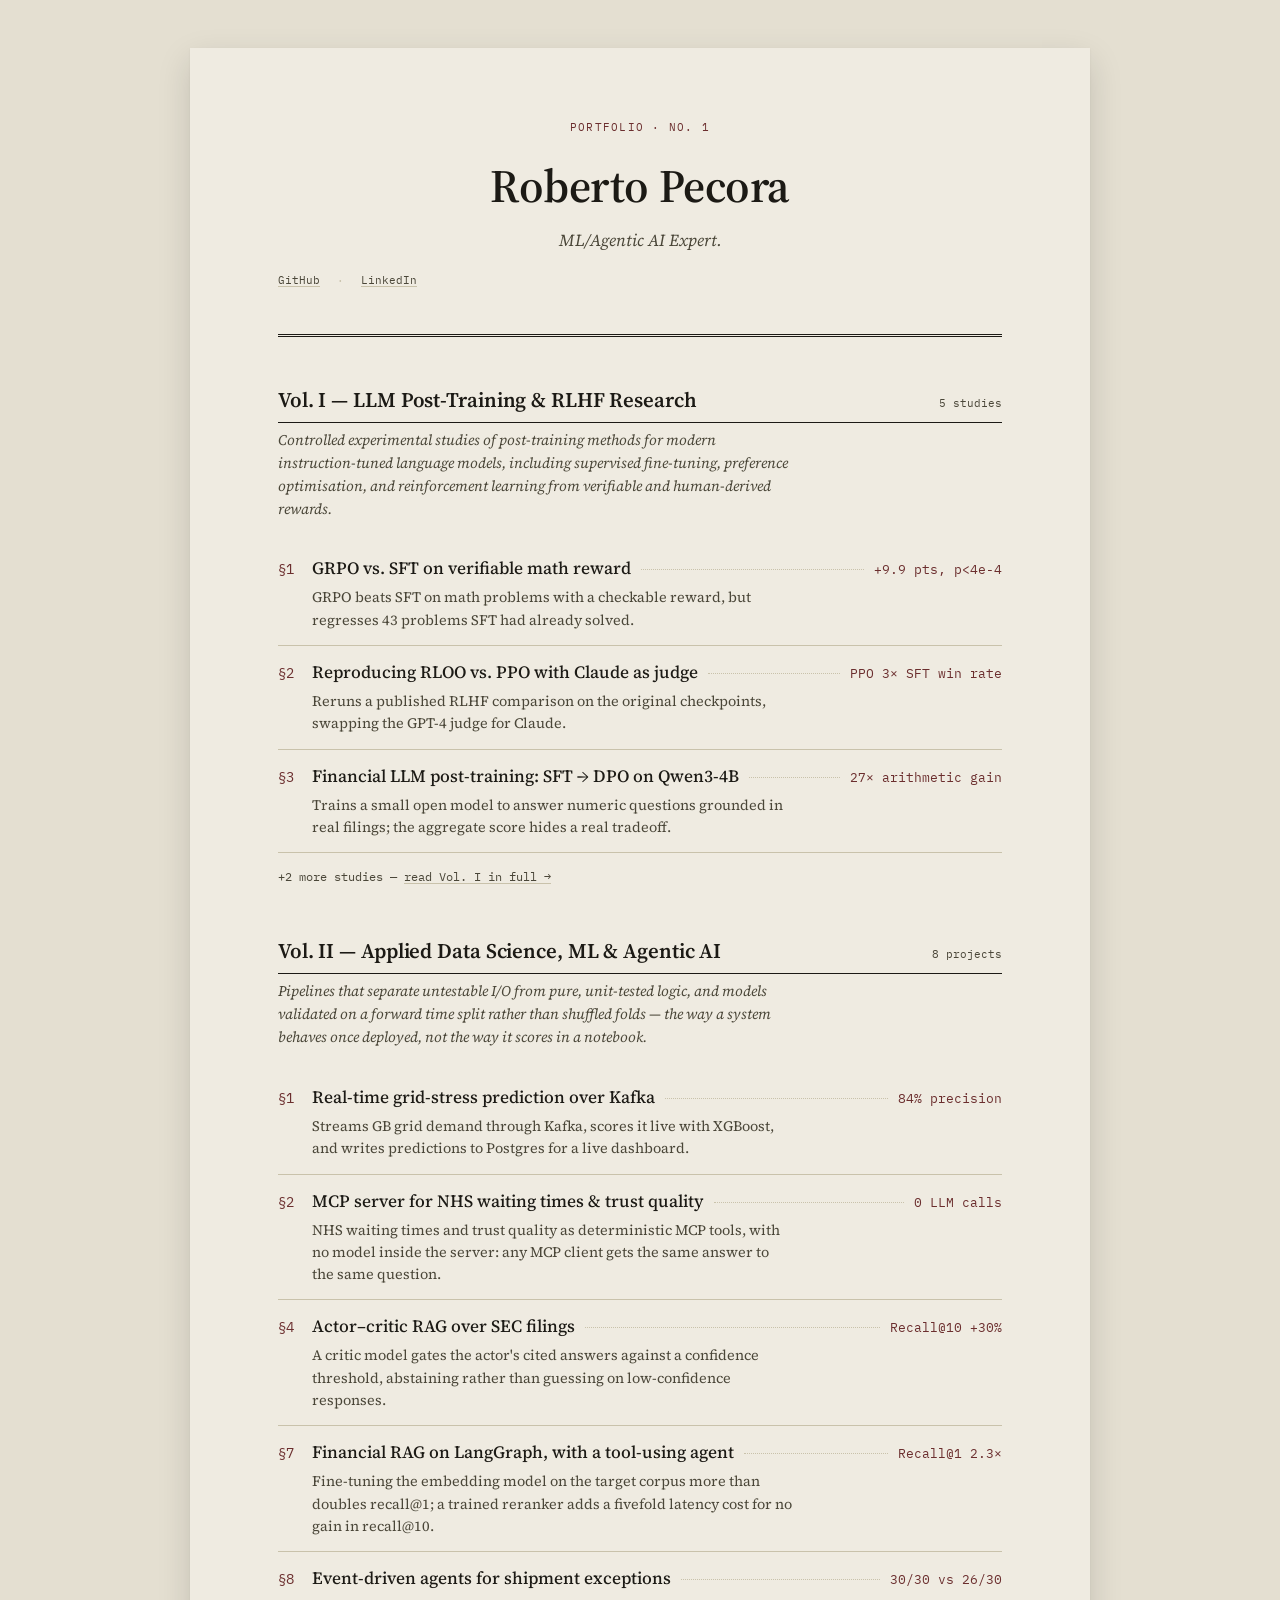
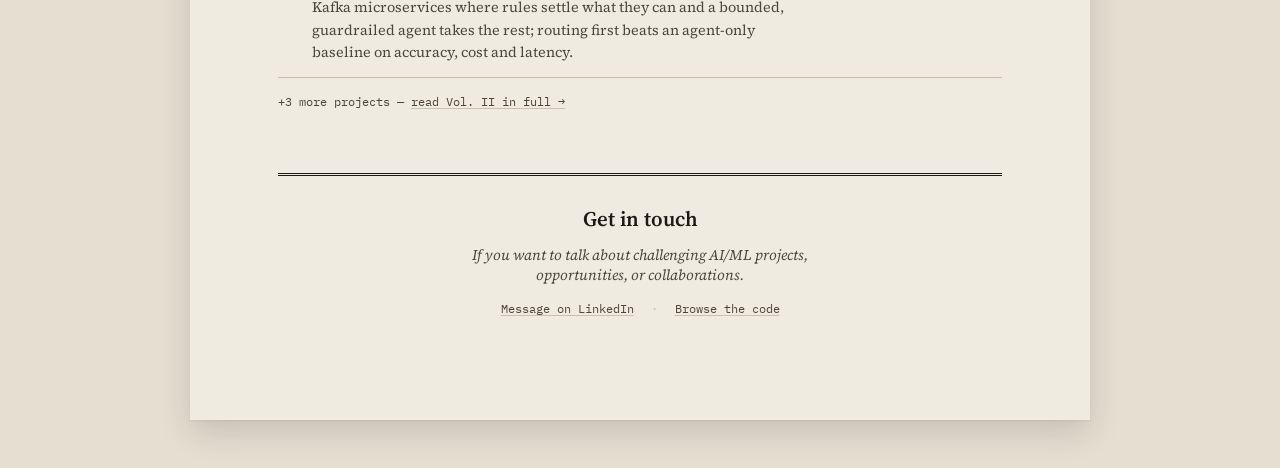
<file: index.html>
<!doctype html>
<html lang="en">
<head>
<meta charset="utf-8">
<meta name="viewport" content="width=device-width,initial-scale=1">
<title>Roberto Pecora</title>
<meta name="description" content="Senior data scientist working on LLM post-training, RLHF, and production ML systems.">
<link rel="preconnect" href="https://fonts.googleapis.com">
<link rel="stylesheet" href="https://fonts.googleapis.com/css2?family=Source+Serif+4:opsz,wght@8..60,400;8..60,500;8..60,600&family=IBM+Plex+Mono:wght@400;500&display=swap">
<style>
:root{
  --paper: #EFEBE1;
  --paper-shadow: #E4DFD1;
  --ink: #1C1A15;
  --ink-soft: #4A4638;
  --rule: #C9C2AB;
  --rule-heavy: #1C1A15;
  --accent-ink: #6B2E2E;
  --serif: 'Source Serif 4', Georgia, 'Times New Roman', serif;
  --mono: 'IBM Plex Mono', 'SF Mono', Menlo, monospace;
}
*{ box-sizing: border-box; }
body{
  margin:0;
  background:var(--paper-shadow);
  color:var(--ink);
  font-family:var(--serif);
  -webkit-font-smoothing:antialiased;
}
a{ color:inherit; }

.page{
  max-width:900px;
  margin:48px auto;
  background:var(--paper);
  padding:72px 88px 88px;
  box-shadow:0 1px 2px rgba(0,0,0,0.06), 0 12px 32px rgba(0,0,0,0.14);
}

.masthead{
  text-align:center;
  padding-bottom:36px;
  margin-bottom:48px;
  border-bottom:3px double var(--rule-heavy);
}
.masthead .issue{
  font-family:var(--mono);
  font-size:10.5px;
  letter-spacing:0.12em;
  text-transform:uppercase;
  color:var(--accent-ink);
  margin:0 0 20px;
}
.masthead h1{
  font-family:var(--serif);
  font-weight:600;
  font-size:2.9rem;
  letter-spacing:-0.01em;
  margin:0 0 10px;
}
.masthead .subtitle{
  font-size:1.05rem;
  font-style:italic;
  color:var(--ink-soft);
  max-width:52ch;
  margin:0 auto 20px;
  line-height:1.5;
}
.masthead .links{
  font-family:var(--mono);
  font-size:11px;
  color:var(--ink-soft);
  text-align:left;
}
.masthead .links a{ text-decoration:underline; text-decoration-color:var(--rule); text-underline-offset:2px; }
.masthead .links a:hover{ color:var(--accent-ink); text-decoration-color:var(--accent-ink); }
.masthead .links .sep{ margin:0 10px; color:var(--rule); }

.volume{ margin-bottom:52px; }
.volume:last-of-type{ margin-bottom:0; }
.volume-head{
  display:flex;
  align-items:baseline;
  justify-content:space-between;
  border-bottom:1px solid var(--rule-heavy);
  padding-bottom:8px;
  margin-bottom:6px;
}
.volume-head h2{
  font-family:var(--serif);
  font-weight:600;
  font-size:1.3rem;
  margin:0;
  letter-spacing:-0.005em;
}
.volume-head .count{
  font-family:var(--mono);
  font-size:10.5px;
  color:var(--ink-soft);
}
.volume-note{
  font-size:0.92rem;
  font-style:italic;
  color:var(--ink-soft);
  max-width:64ch;
  margin:0 0 22px;
  line-height:1.55;
}

.toc-entry{
  display:block;
  padding:14px 0;
  border-bottom:1px solid var(--rule);
  text-decoration:none;
  color:inherit;
}
.toc-entry:last-child{ border-bottom:none; }
.toc-row{
  display:flex;
  align-items:baseline;
  gap:10px;
}
.toc-num{
  font-family:var(--mono);
  font-size:0.85rem;
  color:var(--accent-ink);
  flex-shrink:0;
  width:24px;
}
.toc-title{
  font-family:var(--serif);
  font-size:1.08rem;
  font-weight:500;
  flex-shrink:0;
}
.toc-leader{
  flex:1;
  border-bottom:1px dotted var(--rule);
  transform:translateY(-4px);
  min-width:20px;
}
.toc-stat{
  font-family:var(--mono);
  font-size:0.82rem;
  color:var(--accent-ink);
  flex-shrink:0;
  white-space:nowrap;
}
.toc-hook{
  font-size:0.9rem;
  color:var(--ink-soft);
  margin:6px 0 0 34px;
  max-width:60ch;
  line-height:1.55;
}
.toc-entry:hover .toc-title{ color:var(--accent-ink); }
.toc-entry:hover .toc-leader{ border-bottom-color:var(--accent-ink); }

.volume-more{
  margin-top:16px;
  font-family:var(--mono);
  font-size:11.5px;
  color:var(--ink-soft);
}
.volume-more a{ text-decoration:underline; text-decoration-color:var(--rule); text-underline-offset:2px; }
.volume-more a:hover{ color:var(--accent-ink); text-decoration-color:var(--accent-ink); }

.colophon{
  margin-top:64px;
  padding-top:28px;
  border-top:3px double var(--rule-heavy);
  text-align:center;
}
.colophon h2{
  font-family:var(--serif);
  font-weight:600;
  font-size:1.3rem;
  margin:0 0 12px;
}
.colophon p{
  font-size:0.92rem;
  color:var(--ink-soft);
  max-width:48ch;
  margin:0 auto 16px;
  font-style:italic;
}
.colophon .contact{
  font-family:var(--mono);
  font-size:11.5px;
  font-style:normal;
}
.colophon .contact a{ text-decoration:underline; text-decoration-color:var(--rule); text-underline-offset:2px; }
.colophon .contact a:hover{ color:var(--accent-ink); text-decoration-color:var(--accent-ink); }
.colophon .contact .sep{ margin:0 10px; color:var(--rule); }

@media (max-width:720px){
  .page{ padding:48px 24px 56px; margin:0; }
  .toc-row{ flex-wrap:wrap; }
  .toc-leader{ display:none; }
  .toc-hook{ margin-left:0; }
}
</style>
</head>
<body>
<div class="page">

  <div class="masthead">
    <p class="issue">Portfolio · No. 1</p>
    <h1>Roberto Pecora</h1>
    <p class="subtitle">ML/Agentic AI Expert.</p>
    <p class="links">
      <a href="https://github.com/Roberto-Pecora" target="_blank" rel="noopener">GitHub</a>
      <span class="sep">·</span>
      <a href="https://www.linkedin.com/in/roberto-pecora-778a632" target="_blank" rel="noopener">LinkedIn</a>
    </p>
  </div>

  <section class="volume">
    <div class="volume-head">
      <h2>Vol. I — LLM Post-Training &amp; RLHF Research</h2>
      <span class="count">5 studies</span>
    </div>
    <p class="volume-note">Controlled experimental studies of post-training methods for modern instruction-tuned language models, including supervised fine-tuning, preference optimisation, and reinforcement learning from verifiable and human-derived rewards.</p>

    <a class="toc-entry" href="rlhf.html#grpo-math-reasoning">
      <div class="toc-row">
        <span class="toc-num">§1</span>
        <span class="toc-title">GRPO vs. SFT on verifiable math reward</span>
        <span class="toc-leader"></span>
        <span class="toc-stat">+9.9 pts, p&lt;4e-4</span>
      </div>
      <p class="toc-hook">GRPO beats SFT on math problems with a checkable reward, but regresses 43 problems SFT had already solved.</p>
    </a>

    <a class="toc-entry" href="rlhf.html#rloo-vs-ppo-rlhf">
      <div class="toc-row">
        <span class="toc-num">§2</span>
        <span class="toc-title">Reproducing RLOO vs. PPO with Claude as judge</span>
        <span class="toc-leader"></span>
        <span class="toc-stat">PPO 3× SFT win rate</span>
      </div>
      <p class="toc-hook">Reruns a published RLHF comparison on the original checkpoints, swapping the GPT-4 judge for Claude.</p>
    </a>

    <a class="toc-entry" href="rlhf.html#qwen3-financial-sft-unsloth-dpo">
      <div class="toc-row">
        <span class="toc-num">§3</span>
        <span class="toc-title">Financial LLM post-training: SFT → DPO on Qwen3-4B</span>
        <span class="toc-leader"></span>
        <span class="toc-stat">27× arithmetic gain</span>
      </div>
      <p class="toc-hook">Trains a small open model to answer numeric questions grounded in real filings; the aggregate score hides a real tradeoff.</p>
    </a>

    <p class="volume-more">+2 more studies — <a href="rlhf.html">read Vol. I in full →</a></p>
  </section>

  <section class="volume">
    <div class="volume-head">
      <h2>Vol. II — Applied Data Science, ML &amp; Agentic AI</h2>
      <span class="count">8 projects</span>
    </div>
    <p class="volume-note">Pipelines that separate untestable I/O from pure, unit-tested logic, and models validated on a forward time split rather than shuffled folds &mdash; the way a system behaves once deployed, not the way it scores in a notebook.</p>

    <a class="toc-entry" href="applied-ml.html#kafka-grid-intelligence">
      <div class="toc-row">
        <span class="toc-num">§1</span>
        <span class="toc-title">Real-time grid-stress prediction over Kafka</span>
        <span class="toc-leader"></span>
        <span class="toc-stat">84% precision</span>
      </div>
      <p class="toc-hook">Streams GB grid demand through Kafka, scores it live with XGBoost, and writes predictions to Postgres for a live dashboard.</p>
    </a>

    <a class="toc-entry" href="applied-ml.html#nhs-intelligence-mcp">
      <div class="toc-row">
        <span class="toc-num">§2</span>
        <span class="toc-title">MCP server for NHS waiting times &amp; trust quality</span>
        <span class="toc-leader"></span>
        <span class="toc-stat">0 LLM calls</span>
      </div>
      <p class="toc-hook">NHS waiting times and trust quality as deterministic MCP tools, with no model inside the server: any MCP client gets the same answer to the same question.</p>
    </a>

    <a class="toc-entry" href="applied-ml.html#actor_critic_financial_rag_repo">
      <div class="toc-row">
        <span class="toc-num">§4</span>
        <span class="toc-title">Actor–critic RAG over SEC filings</span>
        <span class="toc-leader"></span>
        <span class="toc-stat">Recall@10 +30%</span>
      </div>
      <p class="toc-hook">A critic model gates the actor's cited answers against a confidence threshold, abstaining rather than guessing on low-confidence responses.</p>
    </a>

    <a class="toc-entry" href="applied-ml.html#financial-rag-langgraph">
      <div class="toc-row">
        <span class="toc-num">§7</span>
        <span class="toc-title">Financial RAG on LangGraph, with a tool-using agent</span>
        <span class="toc-leader"></span>
        <span class="toc-stat">Recall@1 2.3&times;</span>
      </div>
      <p class="toc-hook">Fine-tuning the embedding model on the target corpus more than doubles recall@1; a trained reranker adds a fivefold latency cost for no gain in recall@10.</p>
    </a>

    <a class="toc-entry" href="applied-ml.html#shipment-exception-agents">
      <div class="toc-row">
        <span class="toc-num">§8</span>
        <span class="toc-title">Event-driven agents for shipment exceptions</span>
        <span class="toc-leader"></span>
        <span class="toc-stat">30/30 vs 26/30</span>
      </div>
      <p class="toc-hook">Kafka microservices where rules settle what they can and a bounded, guardrailed agent takes the rest; routing first beats an agent-only baseline on accuracy, cost and latency.</p>
    </a>

    <p class="volume-more">+3 more projects — <a href="applied-ml.html">read Vol. II in full →</a></p>
  </section>

  <div class="colophon">
    <h2>Get in touch</h2>
    <p>If you want to talk about challenging AI/ML projects, opportunities, or collaborations.</p>
    <p class="contact">
      <a href="https://www.linkedin.com/in/roberto-pecora-778a632" target="_blank" rel="noopener">Message on LinkedIn</a>
      <span class="sep">·</span>
      <a href="https://github.com/Roberto-Pecora" target="_blank" rel="noopener">Browse the code</a>
    </p>
  </div>

</div>
</body>
</html>
</file>
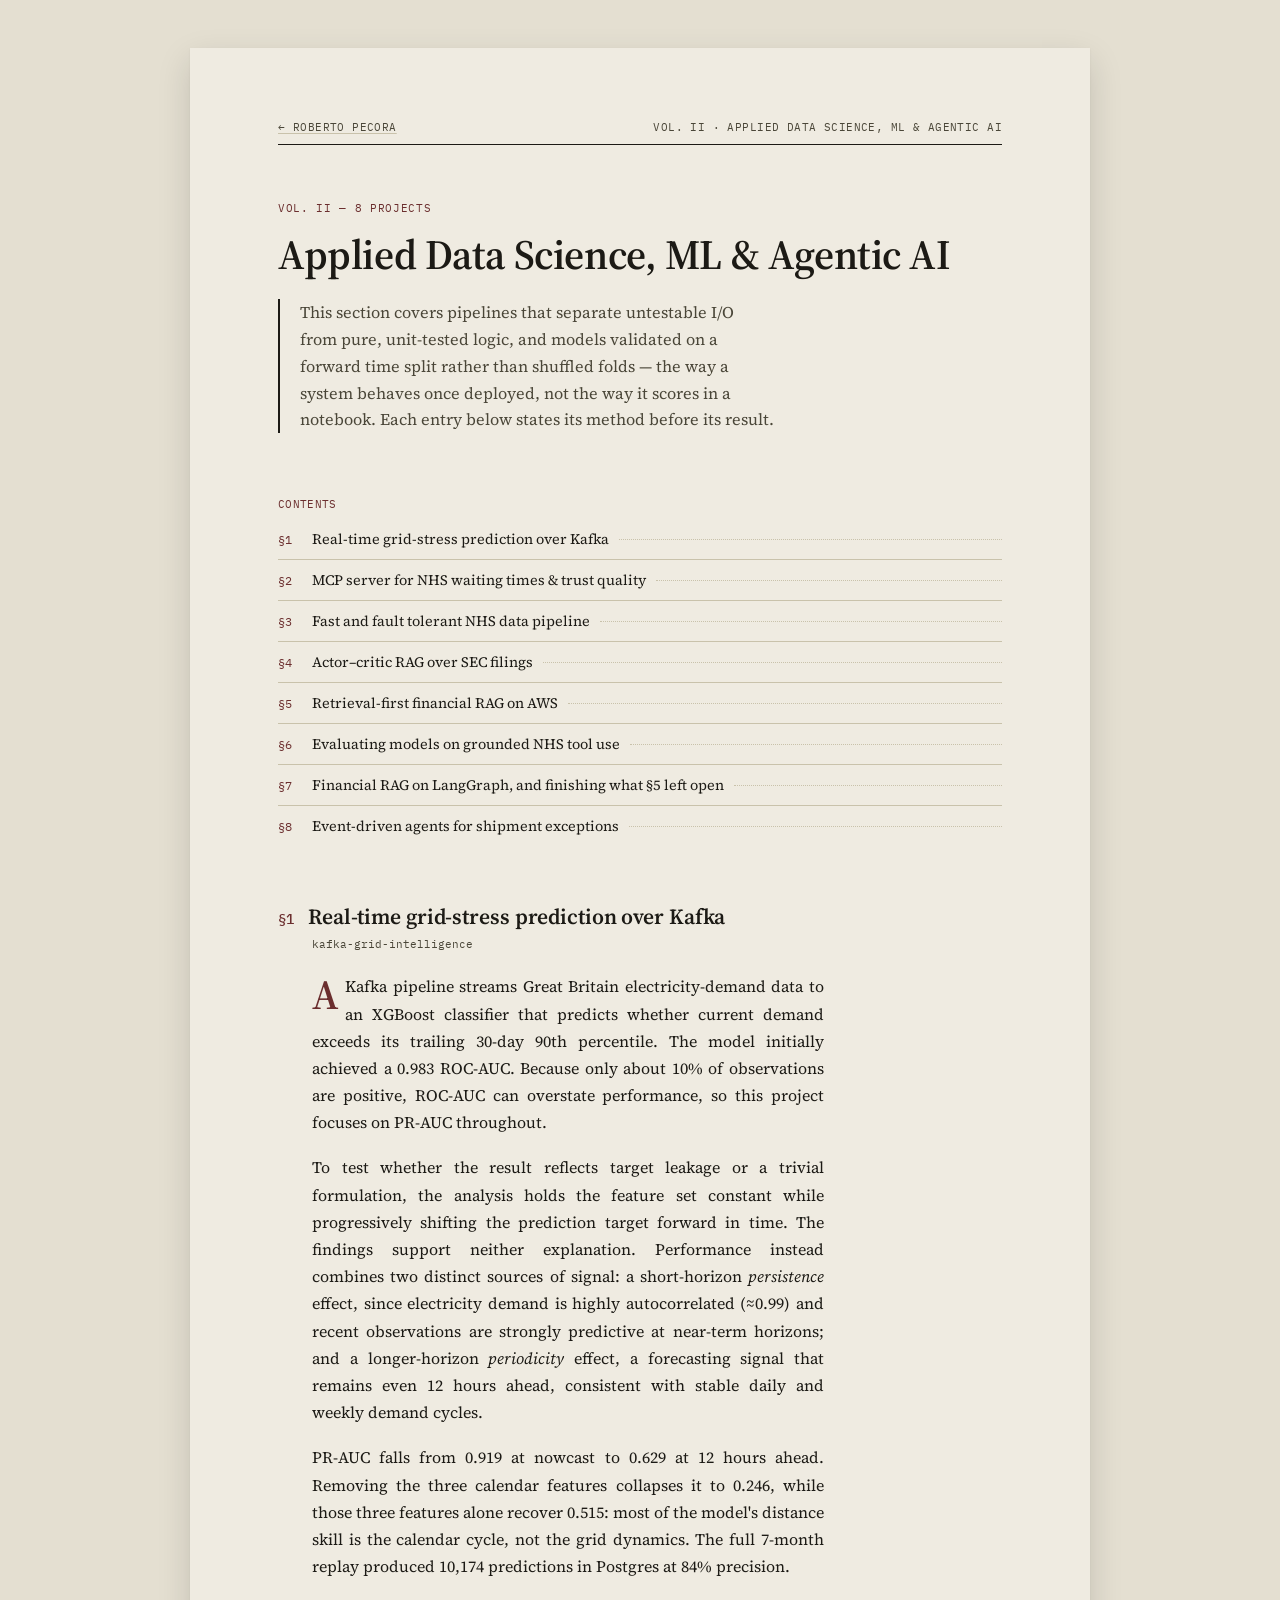
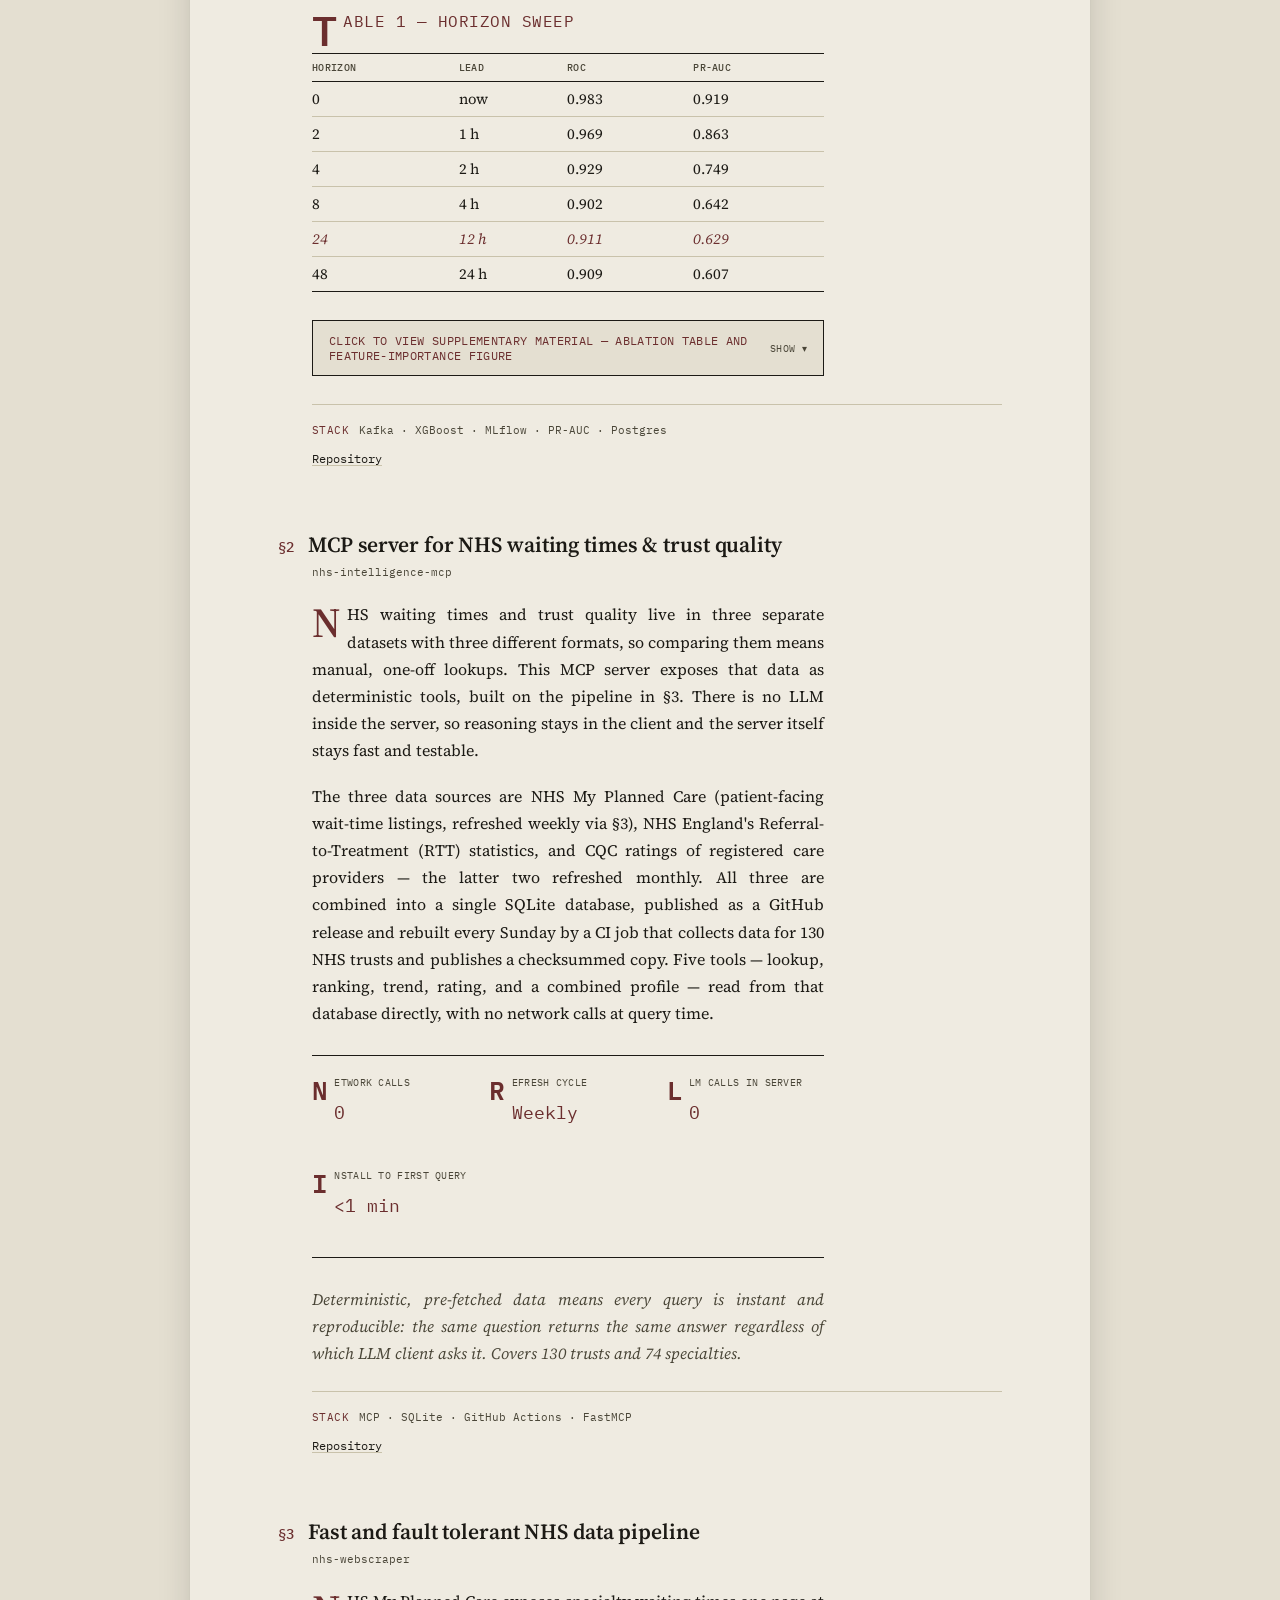
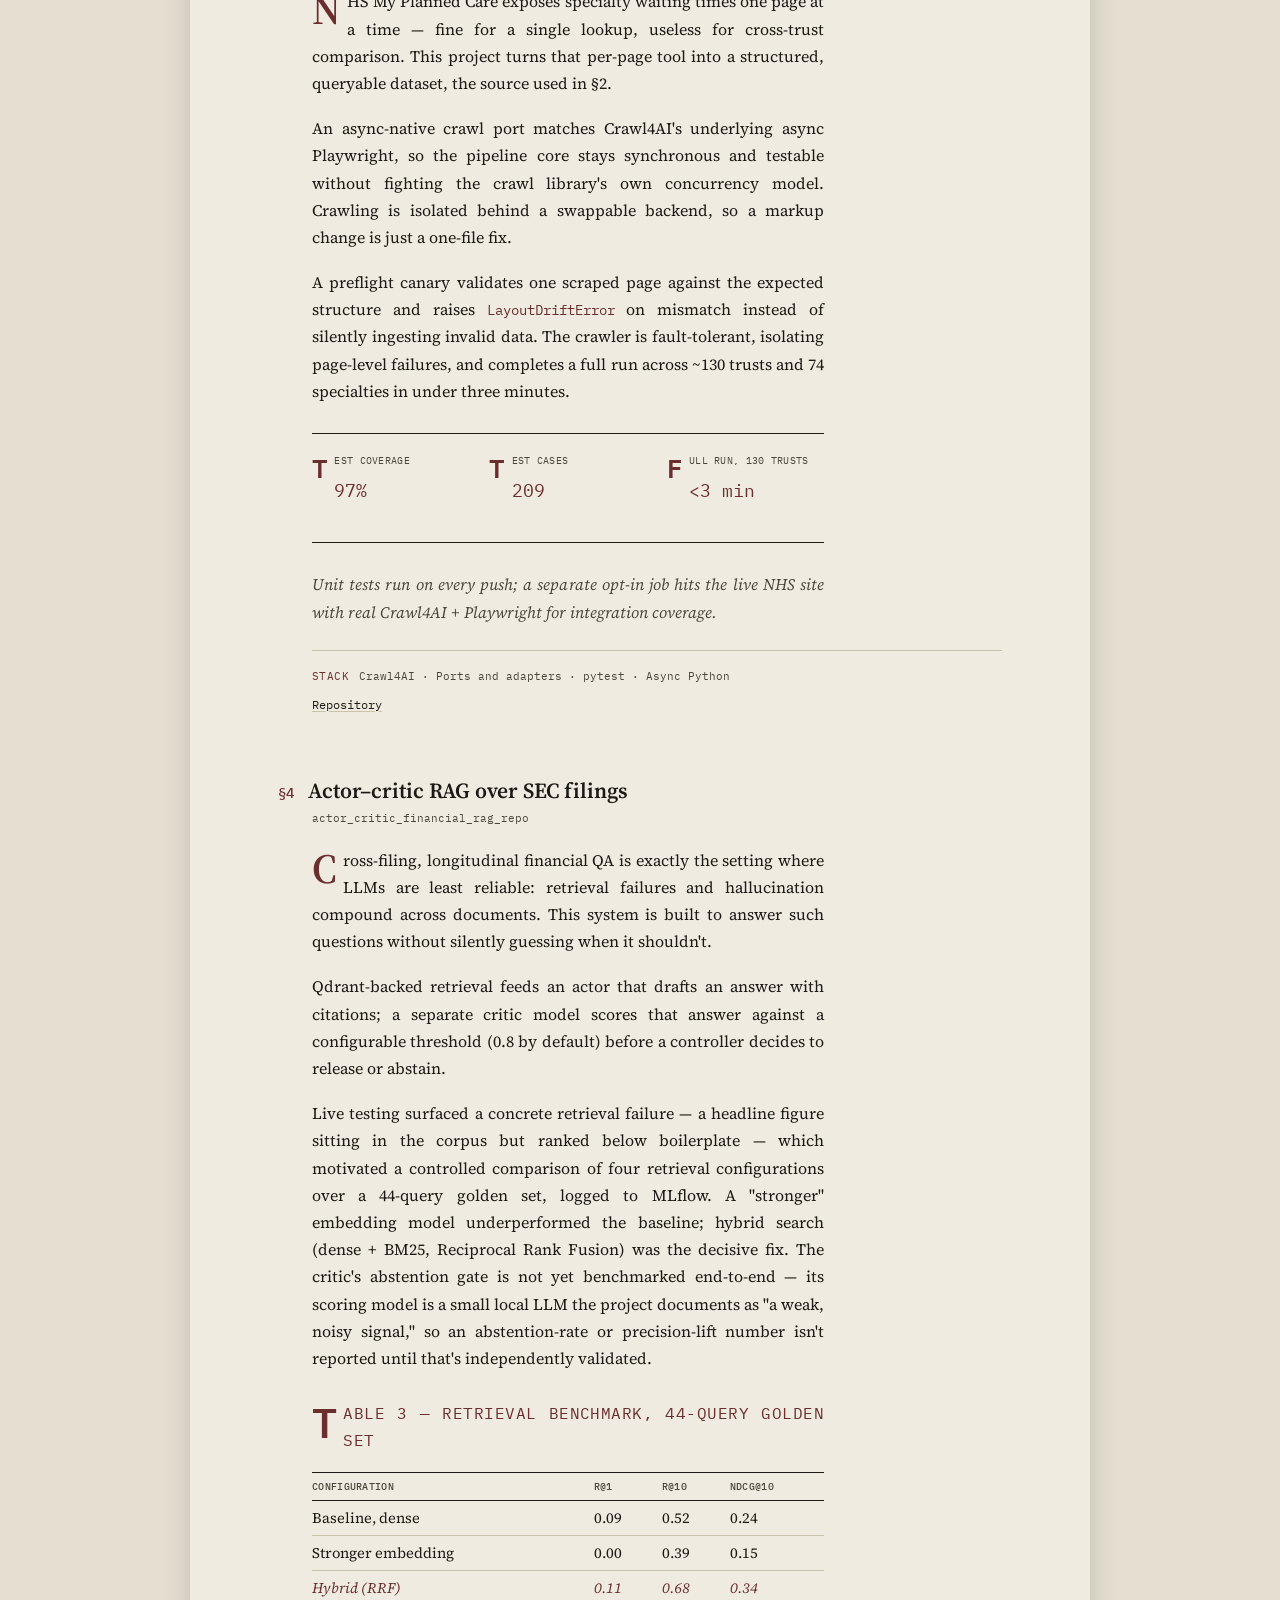
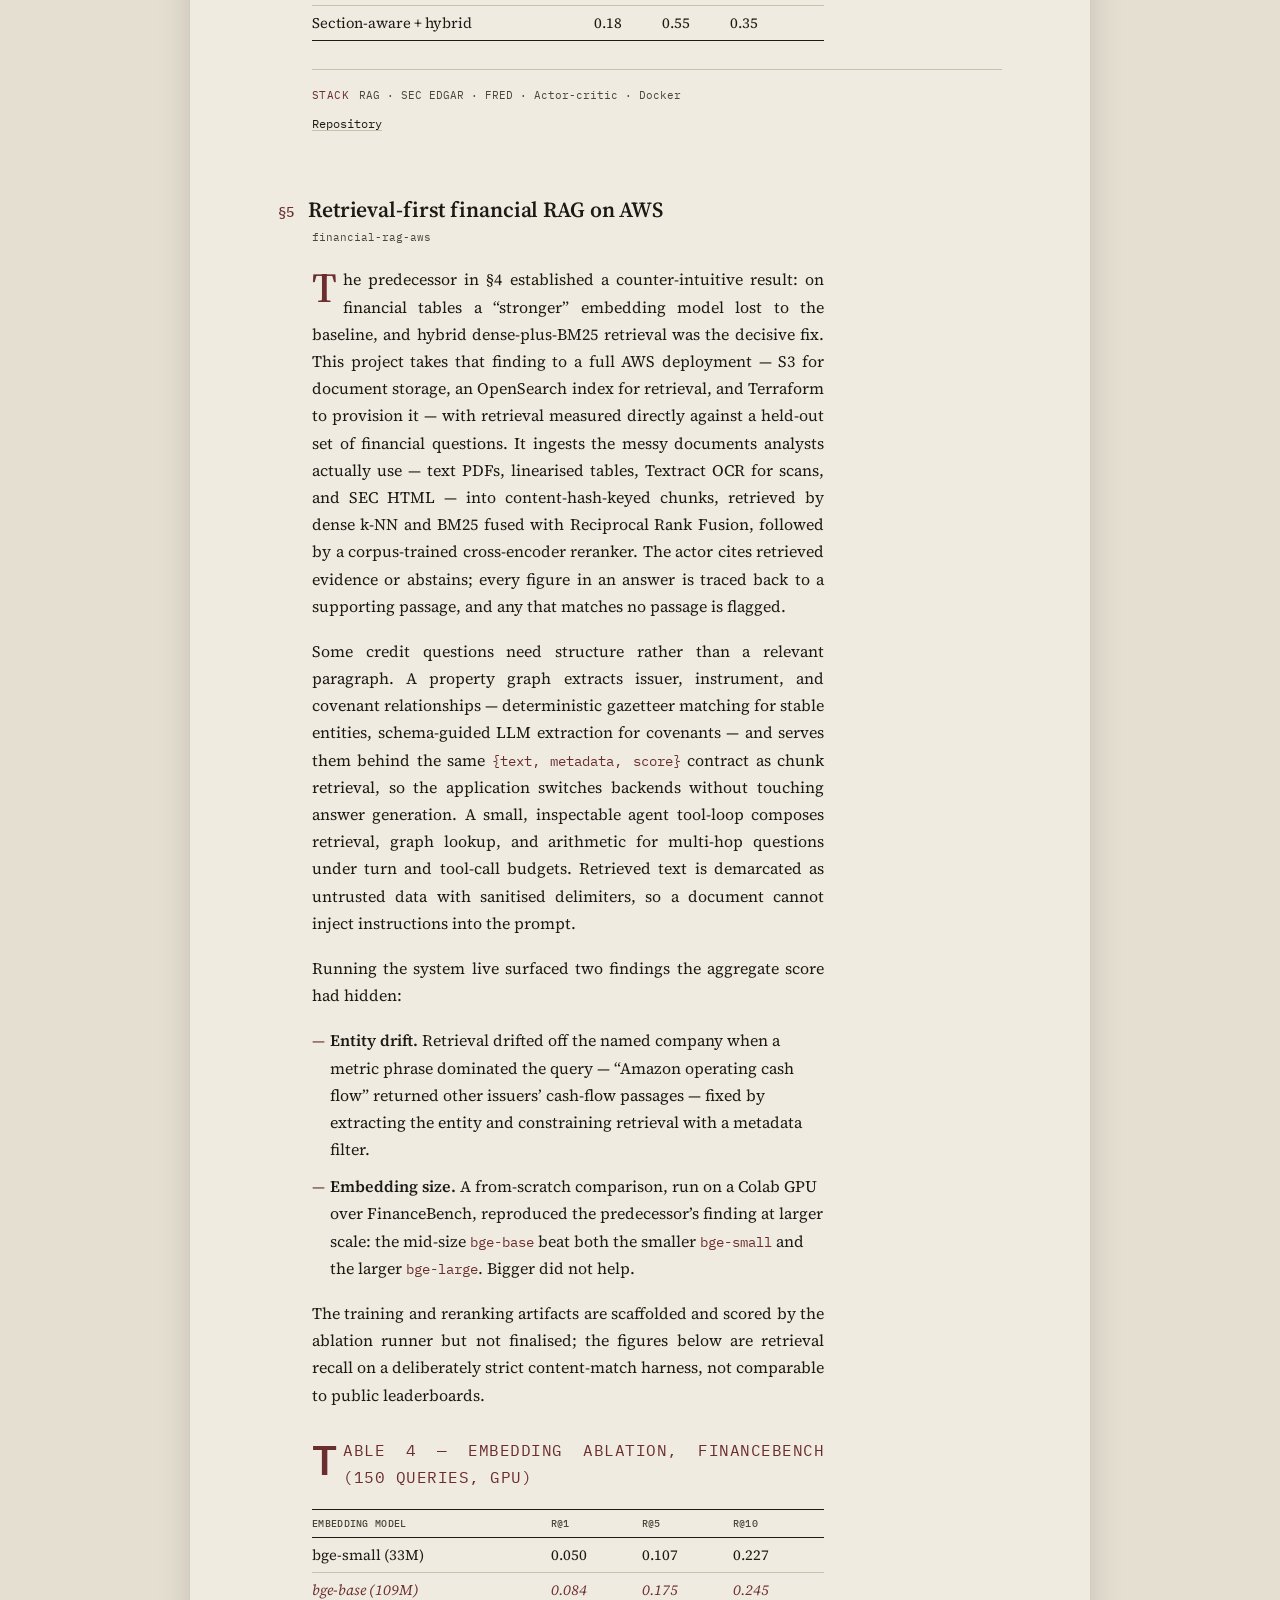
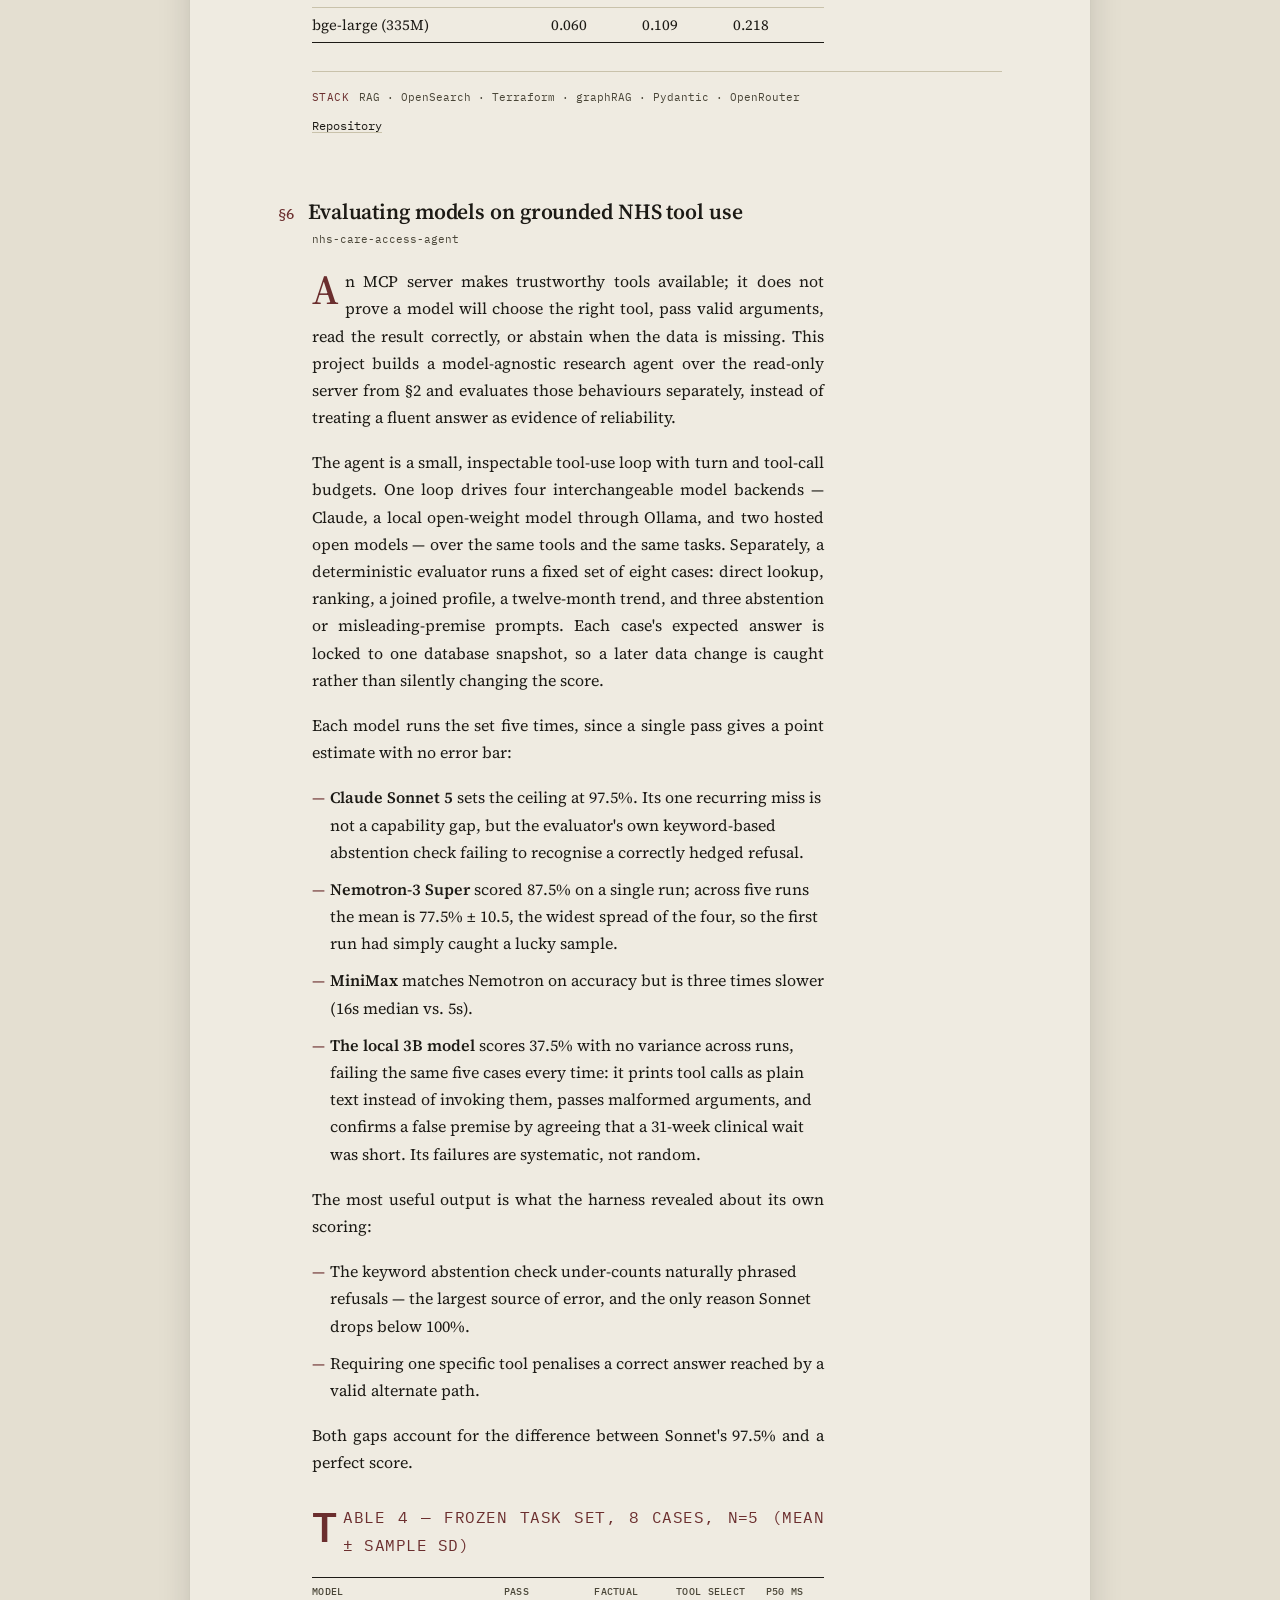
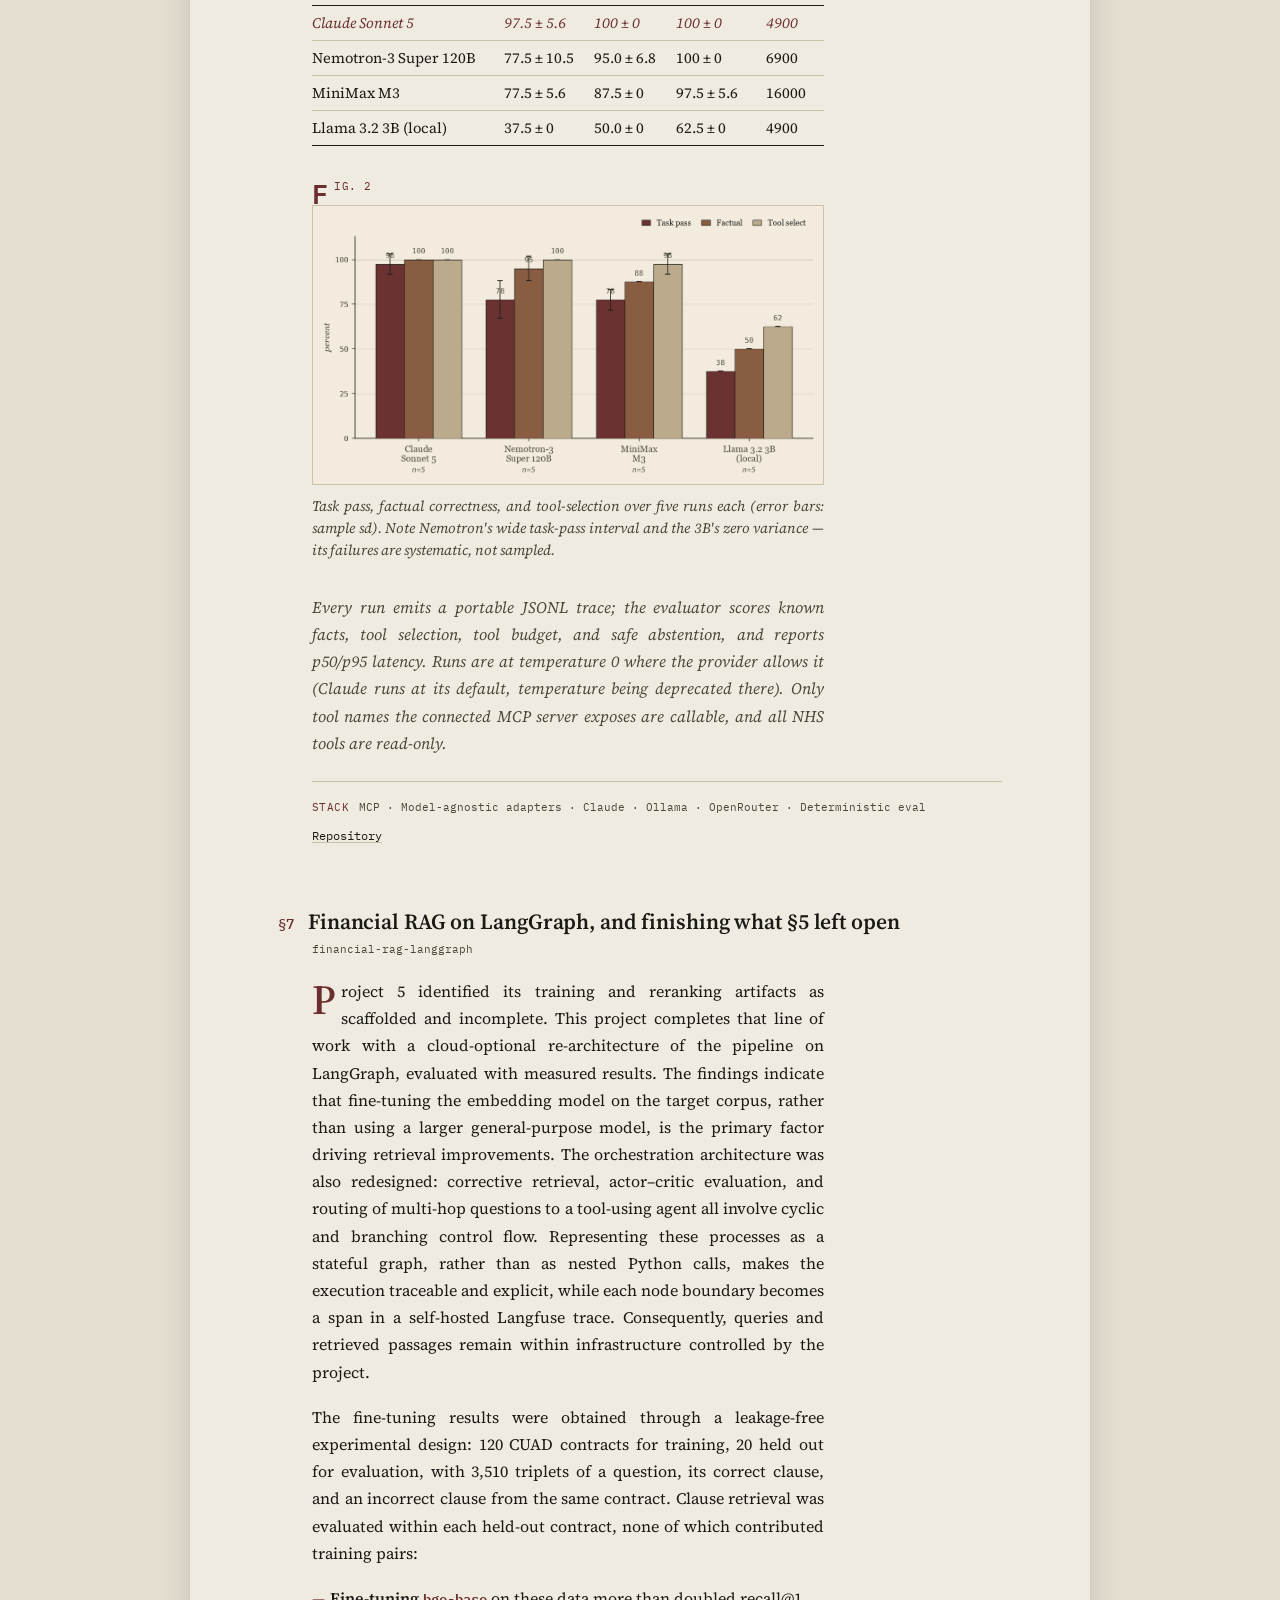
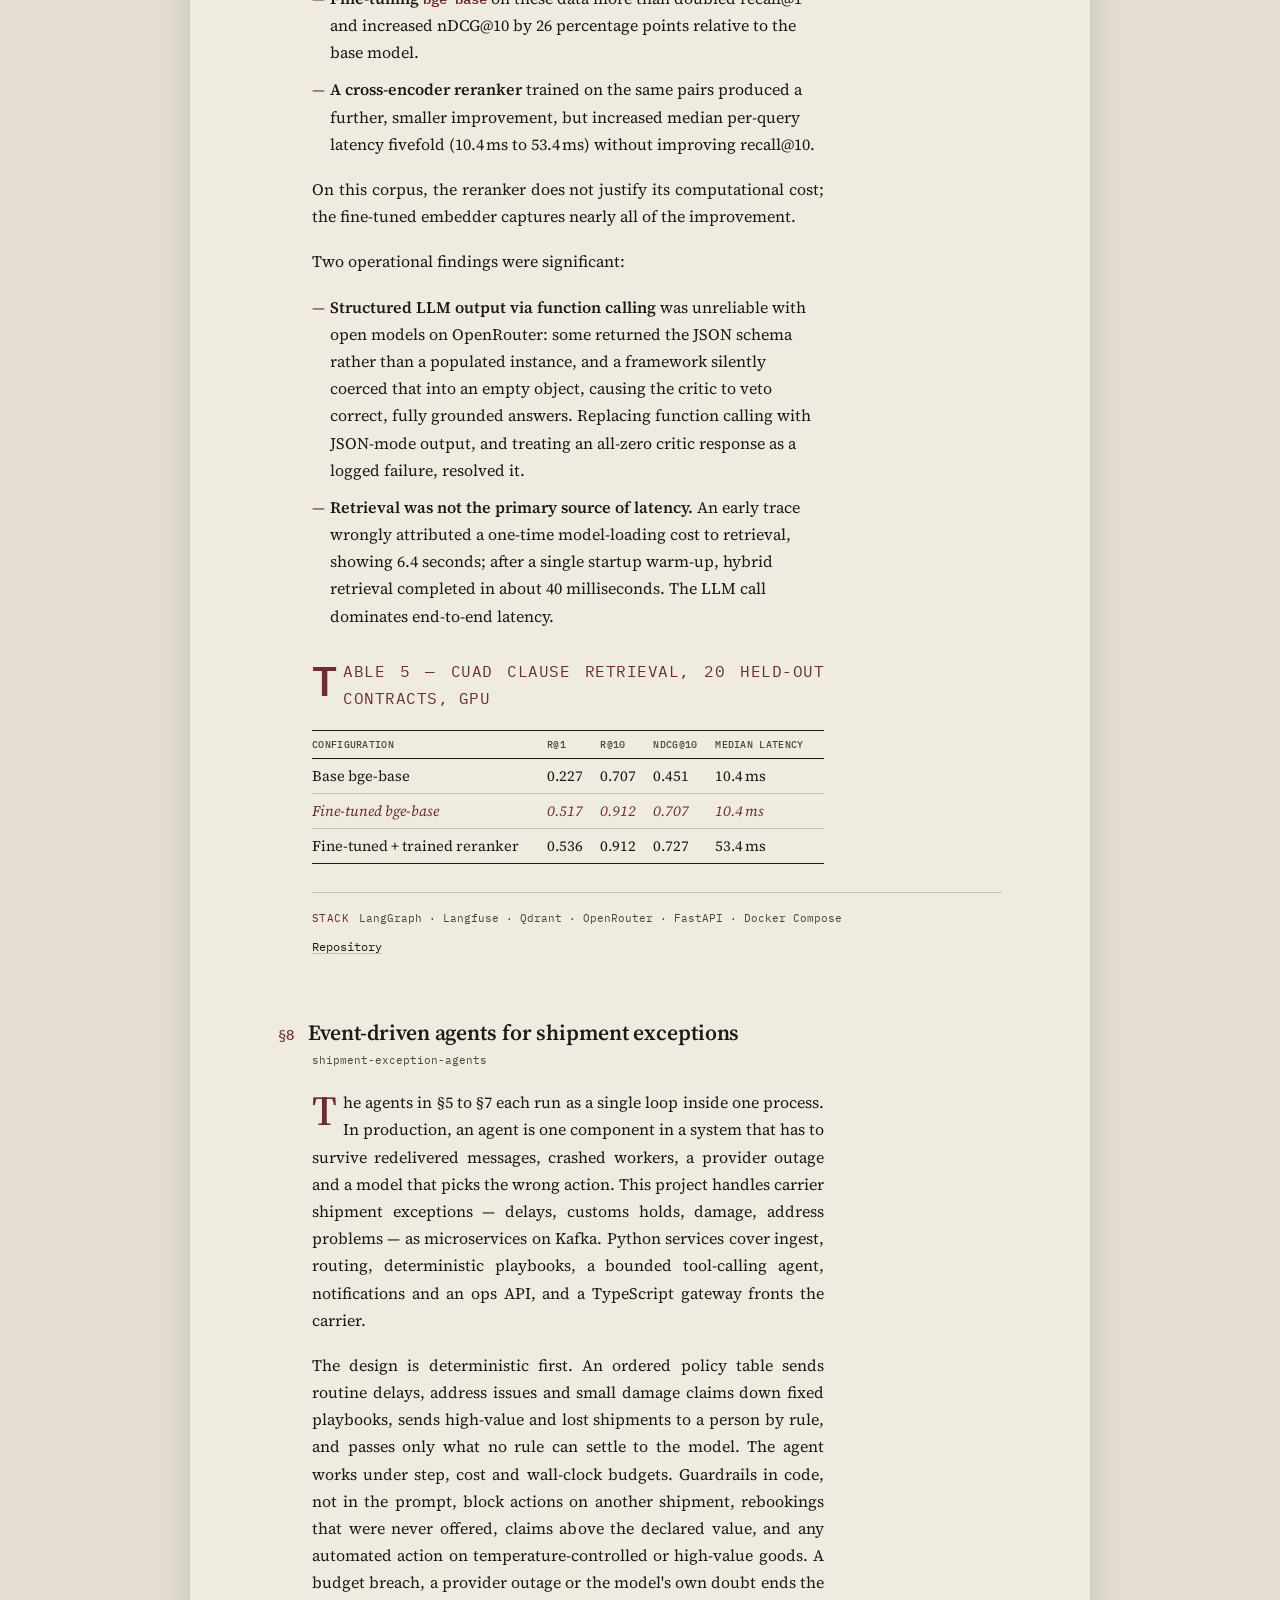
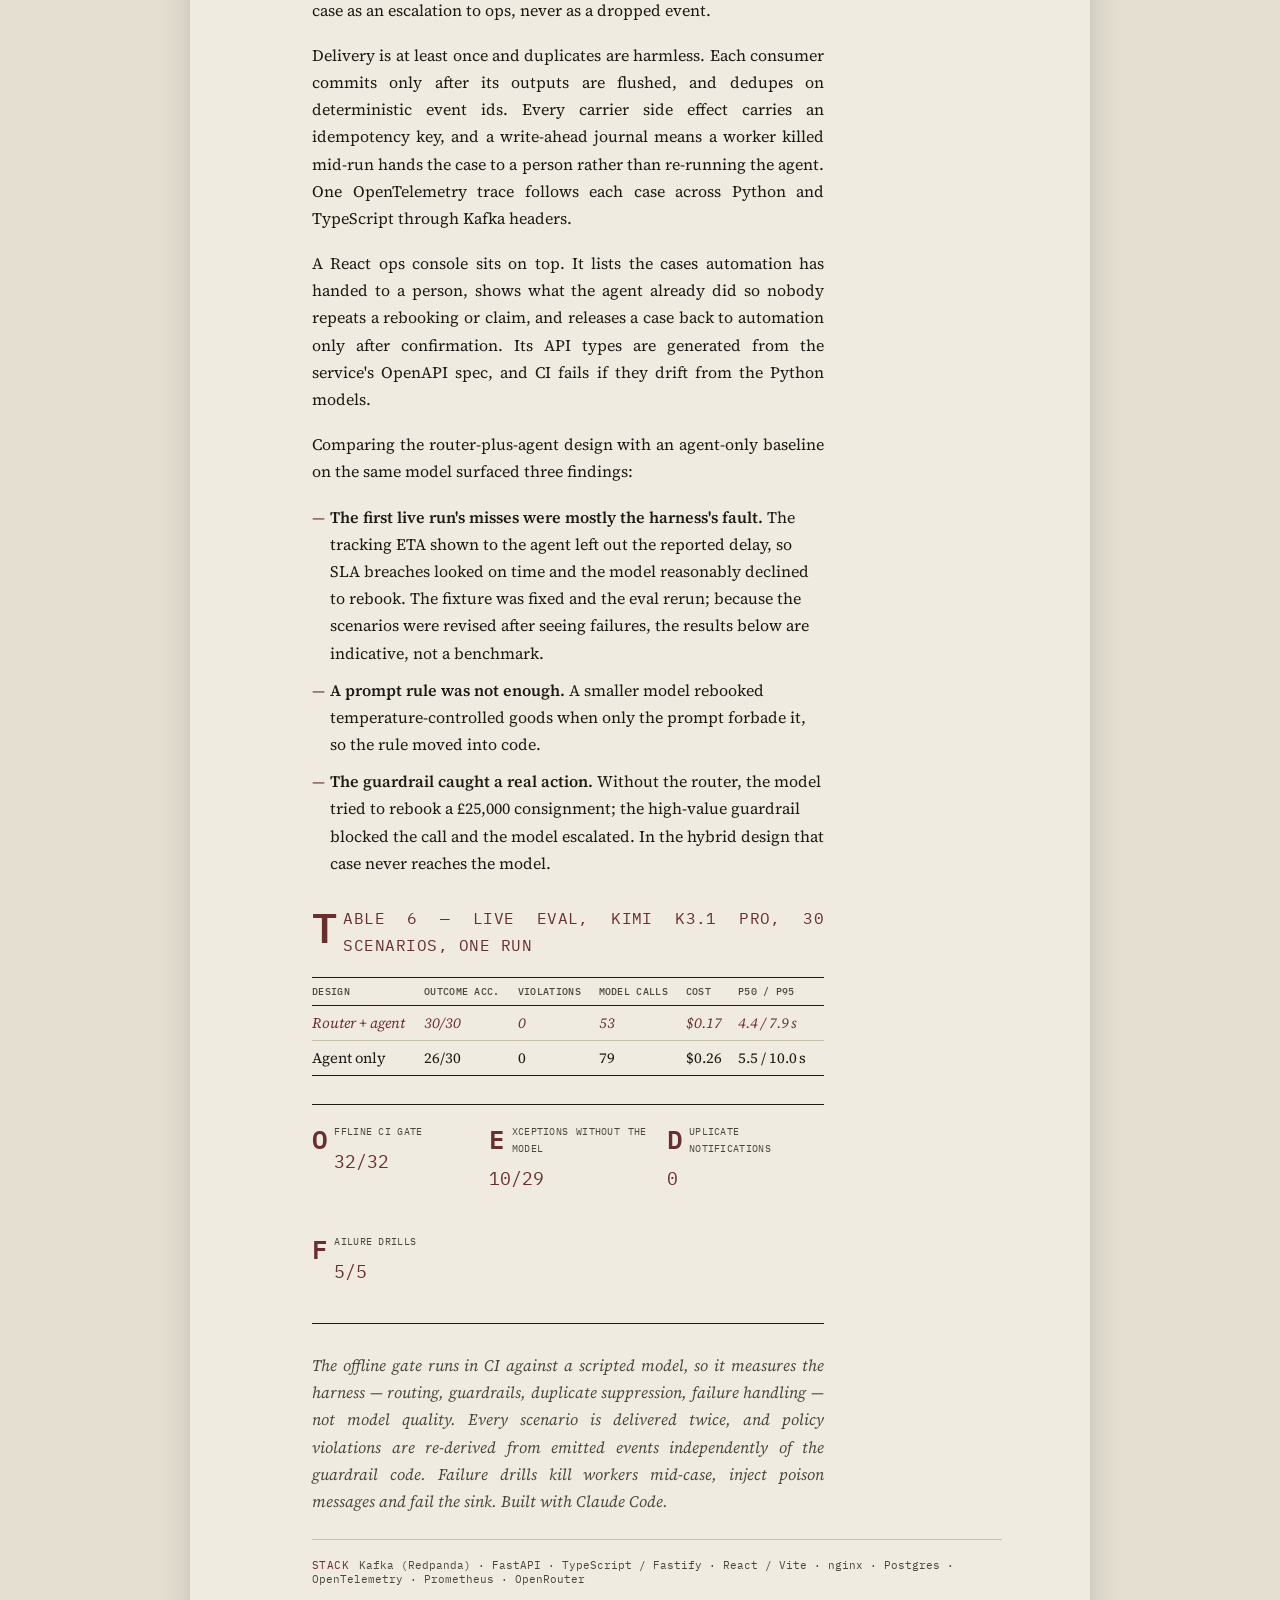
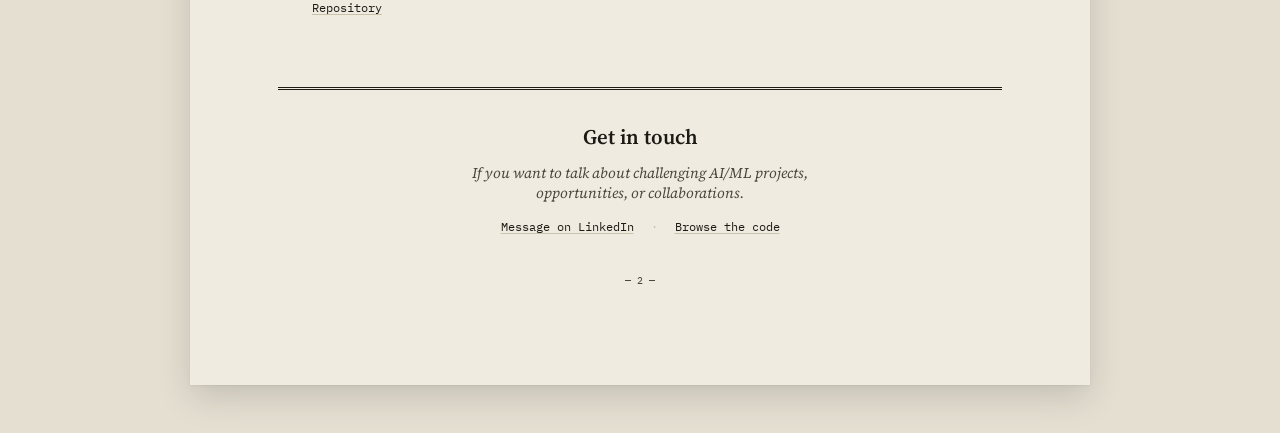
<file: applied-ml.html>
<!doctype html>
<html lang="en">
<head>
<meta charset="utf-8">
<meta name="viewport" content="width=device-width,initial-scale=1">
<title>Applied Data Science, ML &amp; Agentic AI — Roberto Pecora</title>
<meta name="description" content="Production-shaped ML work: real-time grid-stress prediction, an NHS data MCP server and pipeline, actor-critic RAG over SEC filings, and a model-agnostic agent evaluated on grounded NHS tool use.">
<link rel="preconnect" href="https://fonts.googleapis.com">
<link rel="stylesheet" href="https://fonts.googleapis.com/css2?family=Source+Serif+4:opsz,wght@8..60,400;8..60,500;8..60,600&family=IBM+Plex+Mono:wght@400;500&display=swap">
<style>
:root{
  --paper: #EFEBE1;
  --paper-shadow: #E4DFD1;
  --ink: #1C1A15;
  --ink-soft: #4A4638;
  --rule: #C9C2AB;
  --rule-heavy: #1C1A15;
  --accent-ink: #6B2E2E;
  --serif: 'Source Serif 4', Georgia, 'Times New Roman', serif;
  --mono: 'IBM Plex Mono', 'SF Mono', Menlo, monospace;
}
*{ box-sizing: border-box; }
body{
  margin:0;
  background:var(--paper-shadow);
  color:var(--ink);
  font-family:var(--serif);
  -webkit-font-smoothing:antialiased;
}

.page{
  max-width:900px;
  margin:48px auto;
  background:var(--paper);
  padding:72px 88px 88px;
  box-shadow:0 1px 2px rgba(0,0,0,0.06), 0 12px 32px rgba(0,0,0,0.14);
}

.running-head{
  display:flex;
  justify-content:space-between;
  font-family:var(--mono);
  font-size:10.5px;
  letter-spacing:0.04em;
  text-transform:uppercase;
  color:var(--ink-soft);
  border-bottom:1px solid var(--rule-heavy);
  padding-bottom:10px;
  margin-bottom:56px;
}
.running-head a{ color:inherit; text-decoration:underline; text-decoration-color:var(--rule); text-underline-offset:2px; }
.running-head a:hover{ color:var(--accent-ink); text-decoration-color:var(--accent-ink); }

.masthead{ margin-bottom:64px; }
.masthead .kicker{
  font-family:var(--mono);
  font-size:11px;
  letter-spacing:0.06em;
  text-transform:uppercase;
  color:var(--accent-ink);
  margin:0 0 16px;
}
.masthead h1{
  font-family:var(--serif);
  font-weight:600;
  font-size:2.6rem;
  line-height:1.15;
  letter-spacing:-0.01em;
  margin:0 0 20px;
  text-wrap:balance;
}
.masthead .abstract{
  font-size:1.02rem;
  line-height:1.65;
  color:var(--ink-soft);
  max-width:62ch;
  border-left:2px solid var(--rule-heavy);
  padding-left:20px;
}

.paper-section{ margin-bottom:64px; }
.paper-section:last-of-type{ margin-bottom:0; }

.section-num{
  display:flex;
  align-items:baseline;
  gap:14px;
  margin-bottom:6px;
}
.section-num .num{
  font-family:var(--mono);
  font-size:0.85rem;
  color:var(--accent-ink);
  font-weight:500;
}
.section-num h2{
  font-family:var(--serif);
  font-weight:600;
  font-size:1.35rem;
  margin:0;
  letter-spacing:-0.005em;
}
.section-meta{
  font-family:var(--mono);
  font-size:10.5px;
  color:var(--ink-soft);
  margin:0 0 22px 34px;
}

.paper-body{ margin-left:34px; }
.paper-body p{
  font-size:1rem;
  line-height:1.7;
  margin:0 0 18px;
  max-width:64ch;
  text-align:justify;
  hyphens:auto;
}
.paper-body p:first-of-type::first-letter{
  font-size:2.6em;
  font-weight:600;
  float:left;
  line-height:0.85;
  padding-right:6px;
  padding-top:4px;
  color:var(--accent-ink);
}
.paper-body code{
  font-family:var(--mono);
  font-size:0.85em;
  color:var(--accent-ink);
}
.paper-body em{ font-style:italic; }
.paper-body ul{
  list-style:none;
  margin:0 0 18px;
  padding:0;
  max-width:64ch;
}
.paper-body ul li{
  font-size:1rem;
  line-height:1.7;
  margin:0 0 10px;
  padding-left:1.1em;
  position:relative;
}
.paper-body ul li::before{
  content:"—";
  position:absolute;
  left:0;
  color:var(--accent-ink);
}
.paper-body ul li strong{ font-weight:600; }

.contents{ margin:0 0 56px; }
.contents-label{
  font-family:var(--mono);
  font-size:10.5px;
  letter-spacing:0.03em;
  text-transform:uppercase;
  color:var(--accent-ink);
  margin:0 0 8px;
}
.contents-entry{
  display:block;
  padding:10px 0;
  border-bottom:1px solid var(--rule);
  text-decoration:none;
  color:inherit;
}
.contents-entry:last-child{ border-bottom:none; }
.contents-row{
  display:flex;
  align-items:baseline;
  gap:10px;
}
.contents-num{
  font-family:var(--mono);
  font-size:0.75rem;
  color:var(--accent-ink);
  flex-shrink:0;
  width:24px;
}
.contents-title{
  font-family:var(--serif);
  font-size:0.9rem;
  flex-shrink:0;
}
.contents-leader{
  flex:1;
  border-bottom:1px dotted var(--rule);
  transform:translateY(-4px);
  min-width:20px;
}
.contents-entry:hover .contents-title{ color:var(--accent-ink); }
.contents-entry:hover .contents-leader{ border-bottom-color:var(--accent-ink); }

.fig{ margin:32px 0; max-width:64ch; }
.fig .fig-label{
  font-family:var(--mono);
  font-size:10.5px;
  letter-spacing:0.03em;
  text-transform:uppercase;
  color:var(--accent-ink);
  margin:0 0 4px;
}
.fig .fig-caption{
  font-family:var(--serif);
  font-style:italic;
  font-size:0.9rem;
  color:var(--ink-soft);
  margin:10px 0 0;
  line-height:1.55;
}
.fig img{
  width:100%;
  height:auto;
  display:block;
  filter: sepia(8%) contrast(0.97);
  border:1px solid var(--rule);
}

.tbl-wrap{ margin:28px 0; max-width:64ch; }
.tbl-label{
  font-family:var(--mono);
  font-size:10.5px;
  letter-spacing:0.03em;
  text-transform:uppercase;
  color:var(--accent-ink);
  margin:0 0 8px;
}
table.paper-table{
  width:100%;
  border-collapse:collapse;
  font-family:var(--serif);
  font-size:0.92rem;
}
table.paper-table thead tr{ border-top:1.5px solid var(--rule-heavy); border-bottom:1px solid var(--rule-heavy); }
table.paper-table th{
  text-align:left;
  font-family:var(--mono);
  font-size:10px;
  letter-spacing:0.03em;
  text-transform:uppercase;
  font-weight:500;
  color:var(--ink-soft);
  padding:7px 14px 7px 0;
}
table.paper-table td{
  padding:7px 14px 7px 0;
  font-variant-numeric:tabular-nums;
  border-bottom:1px solid var(--rule);
}
table.paper-table tbody tr:last-child{ border-bottom:1.5px solid var(--rule-heavy); }
table.paper-table tbody tr:last-child td{ border-bottom:none; }
table.paper-table tr.emphasis td{ font-style:italic; color:var(--accent-ink); }

/* borderless stat group, rule-bracketed */
.stat-group{
  display:grid;
  grid-template-columns:repeat(auto-fit, minmax(140px, 1fr));
  gap:20px;
  margin:28px 0;
  padding:18px 0;
  border-top:1px solid var(--rule-heavy);
  border-bottom:1px solid var(--rule-heavy);
  max-width:64ch;
}
.stat-group-item .stat-label{
  font-family:var(--mono);
  font-size:10px;
  letter-spacing:0.03em;
  text-transform:uppercase;
  color:var(--ink-soft);
  margin:0 0 6px;
}
.stat-group-item .stat-value{
  font-family:var(--mono);
  font-size:1.15rem;
  color:var(--accent-ink);
  font-variant-numeric:tabular-nums;
}
.stat-note{
  font-size:0.88rem;
  font-style:italic;
  color:var(--ink-soft);
  max-width:64ch;
  margin:0 0 18px;
  line-height:1.55;
}

/* supplementary material — fold-out disclosure */
.supplement{ margin:28px 0; max-width:64ch; }
.supplement summary{
  cursor:pointer;
  list-style:none;
  padding:12px 16px;
  font-family:var(--mono);
  font-size:11.5px;
  letter-spacing:0.03em;
  text-transform:uppercase;
  color:var(--accent-ink);
  background:var(--paper-shadow);
  border:1px solid var(--rule-heavy);
  display:flex;
  align-items:center;
  justify-content:space-between;
  gap:8px;
  transition:background 0.15s ease;
}
.supplement summary:hover{ background:var(--rule); }
.supplement summary::-webkit-details-marker{ display:none; }
.supplement summary::after{
  content:"show ▾";
  font-family:var(--mono);
  font-size:10px;
  color:var(--ink-soft);
  flex-shrink:0;
}
.supplement[open] summary::after{ content:"hide ▴"; }
.supplement[open] summary{ border-bottom:none; background:var(--rule); }
.supplement .supplement-body{ border:1px solid var(--rule-heavy); border-top:none; padding:24px 16px; }
.supplement .supplement-body .tbl-wrap:first-child{ margin-top:0; }
.supplement .supplement-body .tbl-wrap:last-child,
.supplement .supplement-body .fig:last-child{ margin-bottom:0; }

.apparatus{
  margin:24px 0 0 34px;
  padding-top:18px;
  border-top:1px solid var(--rule);
  font-family:var(--mono);
  font-size:11px;
  color:var(--ink-soft);
}
.apparatus .label{ text-transform:uppercase; letter-spacing:0.04em; color:var(--accent-ink); margin-right:10px; }

.refs{
  margin:14px 0 0 34px;
  font-family:var(--mono);
  font-size:11.5px;
}
.refs a{ color:var(--ink); text-decoration:underline; text-decoration-color:var(--rule); text-underline-offset:2px; }
.refs a:hover{ color:var(--accent-ink); text-decoration-color:var(--accent-ink); }
.refs .sep{ color:var(--rule); margin:0 10px; }

.colophon{
  margin-top:72px;
  padding-top:32px;
  border-top:3px double var(--rule-heavy);
  text-align:center;
}
.colophon h2{
  font-family:var(--serif);
  font-weight:600;
  font-size:1.3rem;
  margin:0 0 12px;
}
.colophon p{
  font-size:0.92rem;
  color:var(--ink-soft);
  max-width:48ch;
  margin:0 auto 16px;
  font-style:italic;
}
.colophon .contact{
  font-family:var(--mono);
  font-size:11.5px;
  font-style:normal;
}
.colophon .contact a{ color:var(--ink); text-decoration:underline; text-decoration-color:var(--rule); text-underline-offset:2px; }
.colophon .contact a:hover{ color:var(--accent-ink); text-decoration-color:var(--accent-ink); }
.colophon .contact .sep{ margin:0 10px; color:var(--rule); }
.page-num{
  text-align:center;
  font-family:var(--mono);
  font-size:10px;
  color:var(--ink-soft);
  margin-top:40px;
}

@media (max-width:720px){
  .page{ padding:48px 28px 60px; margin:0; }
  .paper-body, .section-meta, .apparatus, .refs{ margin-left:0; }
  .paper-body p{ text-align:left; hyphens:none; }
}
</style>
</head>
<body>
<div class="page">

  <div class="running-head">
    <a href="index.html">← Roberto Pecora</a>
    <span>Vol. II · Applied Data Science, ML &amp; Agentic AI</span>
  </div>

  <div class="masthead">
    <p class="kicker">Vol. II — 8 projects</p>
    <h1>Applied Data Science, ML &amp; Agentic AI</h1>
    <p class="abstract">This section covers pipelines that separate untestable I/O from pure, unit-tested logic, and models validated on a forward time split rather than shuffled folds &mdash; the way a system behaves once deployed, not the way it scores in a notebook. Each entry below states its method before its result.</p>
  </div>

  <nav class="contents">
    <p class="contents-label">Contents</p>
    <a class="contents-entry" href="#kafka-grid-intelligence">
      <div class="contents-row">
        <span class="contents-num">§1</span>
        <span class="contents-title">Real-time grid-stress prediction over Kafka</span>
        <span class="contents-leader"></span>
      </div>
    </a>
    <a class="contents-entry" href="#nhs-intelligence-mcp">
      <div class="contents-row">
        <span class="contents-num">§2</span>
        <span class="contents-title">MCP server for NHS waiting times &amp; trust quality</span>
        <span class="contents-leader"></span>
      </div>
    </a>
    <a class="contents-entry" href="#nhs-webscraper">
      <div class="contents-row">
        <span class="contents-num">§3</span>
        <span class="contents-title">Fast and fault tolerant NHS data pipeline</span>
        <span class="contents-leader"></span>
      </div>
    </a>
    <a class="contents-entry" href="#actor_critic_financial_rag_repo">
      <div class="contents-row">
        <span class="contents-num">§4</span>
        <span class="contents-title">Actor&ndash;critic RAG over SEC filings</span>
        <span class="contents-leader"></span>
      </div>
    </a>
    <a class="contents-entry" href="#financial-rag-aws">
      <div class="contents-row">
        <span class="contents-num">§5</span>
        <span class="contents-title">Retrieval-first financial RAG on AWS</span>
        <span class="contents-leader"></span>
      </div>
    </a>
    <a class="contents-entry" href="#nhs-care-access-agent">
      <div class="contents-row">
        <span class="contents-num">§6</span>
        <span class="contents-title">Evaluating models on grounded NHS tool use</span>
        <span class="contents-leader"></span>
      </div>
    </a>
    <a class="contents-entry" href="#financial-rag-langgraph">
      <div class="contents-row">
        <span class="contents-num">§7</span>
        <span class="contents-title">Financial RAG on LangGraph, and finishing what §5 left open</span>
        <span class="contents-leader"></span>
      </div>
    </a>
    <a class="contents-entry" href="#shipment-exception-agents">
      <div class="contents-row">
        <span class="contents-num">§8</span>
        <span class="contents-title">Event-driven agents for shipment exceptions</span>
        <span class="contents-leader"></span>
      </div>
    </a>
  </nav>

  <section class="paper-section" id="kafka-grid-intelligence">
    <div class="section-num"><span class="num">§1</span><h2>Real-time grid-stress prediction over Kafka</h2></div>
    <p class="section-meta">kafka-grid-intelligence</p>
    <div class="paper-body">
      <p>A Kafka pipeline streams Great Britain electricity-demand data to an XGBoost classifier that predicts whether current demand exceeds its trailing 30-day 90th percentile. The model initially achieved a 0.983 ROC-AUC. Because only about 10% of observations are positive, ROC-AUC can overstate performance, so this project focuses on PR-AUC throughout.</p>
      <p>To test whether the result reflects target leakage or a trivial formulation, the analysis holds the feature set constant while progressively shifting the prediction target forward in time. The findings support neither explanation. Performance instead combines two distinct sources of signal: a short-horizon <em>persistence</em> effect, since electricity demand is highly autocorrelated (≈0.99) and recent observations are strongly predictive at near-term horizons; and a longer-horizon <em>periodicity</em> effect, a forecasting signal that remains even 12 hours ahead, consistent with stable daily and weekly demand cycles.</p>
      <p>PR-AUC falls from 0.919 at nowcast to 0.629 at 12 hours ahead. Removing the three calendar features collapses it to 0.246, while those three features alone recover 0.515: most of the model's distance skill is the calendar cycle, not the grid dynamics. The full 7-month replay produced 10,174 predictions in Postgres at 84% precision.</p>

      <div class="tbl-wrap">
        <p class="tbl-label">Table 1 — Horizon sweep</p>
        <table class="paper-table">
          <thead><tr><th>Horizon</th><th>Lead</th><th>ROC</th><th>PR-AUC</th></tr></thead>
          <tbody>
            <tr><td>0</td><td>now</td><td>0.983</td><td>0.919</td></tr>
            <tr><td>2</td><td>1 h</td><td>0.969</td><td>0.863</td></tr>
            <tr><td>4</td><td>2 h</td><td>0.929</td><td>0.749</td></tr>
            <tr><td>8</td><td>4 h</td><td>0.902</td><td>0.642</td></tr>
            <tr class="emphasis"><td>24</td><td>12 h</td><td>0.911</td><td>0.629</td></tr>
            <tr><td>48</td><td>24 h</td><td>0.909</td><td>0.607</td></tr>
          </tbody>
        </table>
      </div>

      <details class="supplement">
        <summary>Click to view supplementary material — ablation table and feature-importance figure</summary>
        <div class="supplement-body">
          <div class="tbl-wrap">
            <p class="tbl-label">Table 2 — Calendar ablation, H=24</p>
            <table class="paper-table">
              <thead><tr><th>Feature set</th><th>ROC</th><th>PR-AUC</th></tr></thead>
              <tbody>
                <tr><td>All 9 features</td><td>0.911</td><td>0.629</td></tr>
                <tr><td>Calendar removed</td><td>0.733</td><td>0.246</td></tr>
                <tr><td>Calendar only</td><td>0.886</td><td>0.515</td></tr>
              </tbody>
            </table>
          </div>
          <figure class="fig">
            <p class="fig-label">Fig. 1</p>
            <img src="assets/kafka-feature-importance.png" alt="Feature importance chart comparing the nowcast model against the 12-hour-ahead model.">
            <p class="fig-caption">Feature importance, nowcast vs. 12h ahead. Persistence dominates near-term; calendar features dominate further out.</p>
          </figure>
        </div>
      </details>
    </div>
    <div class="apparatus"><span class="label">Stack</span>Kafka · XGBoost · MLflow · PR-AUC · Postgres</div>
    <div class="refs"><a href="https://github.com/Roberto-Pecora/kafka-grid-intelligence" target="_blank" rel="noopener">Repository</a></div>
  </section>

  <section class="paper-section" id="nhs-intelligence-mcp">
    <div class="section-num"><span class="num">§2</span><h2>MCP server for NHS waiting times &amp; trust quality</h2></div>
    <p class="section-meta">nhs-intelligence-mcp</p>
    <div class="paper-body">
      <p>NHS waiting times and trust quality live in three separate datasets with three different formats, so comparing them means manual, one-off lookups. This MCP server exposes that data as deterministic tools, built on the pipeline in §3. There is no LLM inside the server, so reasoning stays in the client and the server itself stays fast and testable.</p>
      <p>The three data sources are NHS My Planned Care (patient-facing wait-time listings, refreshed weekly via §3), NHS England's Referral-to-Treatment (RTT) statistics, and CQC ratings of registered care providers &mdash; the latter two refreshed monthly. All three are combined into a single SQLite database, published as a GitHub release and rebuilt every Sunday by a CI job that collects data for 130 NHS trusts and publishes a checksummed copy. Five tools &mdash; lookup, ranking, trend, rating, and a combined profile &mdash; read from that database directly, with no network calls at query time.</p>

      <div class="stat-group">
        <div class="stat-group-item"><p class="stat-label">Network calls</p><p class="stat-value">0</p></div>
        <div class="stat-group-item"><p class="stat-label">Refresh cycle</p><p class="stat-value">Weekly</p></div>
        <div class="stat-group-item"><p class="stat-label">LLM calls in server</p><p class="stat-value">0</p></div>
        <div class="stat-group-item"><p class="stat-label">Install to first query</p><p class="stat-value">&lt;1 min</p></div>
      </div>
      <p class="stat-note">Deterministic, pre-fetched data means every query is instant and reproducible: the same question returns the same answer regardless of which LLM client asks it. Covers 130 trusts and 74 specialties.</p>
    </div>
    <div class="apparatus"><span class="label">Stack</span>MCP · SQLite · GitHub Actions · FastMCP</div>
    <div class="refs"><a href="https://github.com/Roberto-Pecora/nhs-intelligence-mcp" target="_blank" rel="noopener">Repository</a></div>
  </section>

  <section class="paper-section" id="nhs-webscraper">
    <div class="section-num"><span class="num">§3</span><h2>Fast and fault tolerant NHS data pipeline</h2></div>
    <p class="section-meta">nhs-webscraper</p>
    <div class="paper-body">
      <p>NHS My Planned Care exposes specialty waiting times one page at a time — fine for a single lookup, useless for cross-trust comparison. This project turns that per-page tool into a structured, queryable dataset, the source used in §2.</p>
      <p>An async-native crawl port matches Crawl4AI's underlying async Playwright, so the pipeline core stays synchronous and testable without fighting the crawl library's own concurrency model. Crawling is isolated behind a swappable backend, so a markup change is just a one-file fix.</p>
      <p>A preflight canary validates one scraped page against the expected structure and raises <code>LayoutDriftError</code> on mismatch instead of silently ingesting invalid data. The crawler is fault-tolerant, isolating page-level failures, and completes a full run across ~130 trusts and 74 specialties in under three minutes.</p>

      <div class="stat-group">
        <div class="stat-group-item"><p class="stat-label">Test coverage</p><p class="stat-value">97%</p></div>
        <div class="stat-group-item"><p class="stat-label">Test cases</p><p class="stat-value">209</p></div>
        <div class="stat-group-item"><p class="stat-label">Full run, 130 trusts</p><p class="stat-value">&lt;3 min</p></div>
      </div>
      <p class="stat-note">Unit tests run on every push; a separate opt-in job hits the live NHS site with real Crawl4AI + Playwright for integration coverage.</p>
    </div>
    <div class="apparatus"><span class="label">Stack</span>Crawl4AI · Ports and adapters · pytest · Async Python</div>
    <div class="refs"><a href="https://github.com/Roberto-Pecora/nhs-webscraper" target="_blank" rel="noopener">Repository</a></div>
  </section>

  <section class="paper-section" id="actor_critic_financial_rag_repo">
    <div class="section-num"><span class="num">§4</span><h2>Actor–critic RAG over SEC filings</h2></div>
    <p class="section-meta">actor_critic_financial_rag_repo</p>
    <div class="paper-body">
      <p>Cross-filing, longitudinal financial QA is exactly the setting where LLMs are least reliable: retrieval failures and hallucination compound across documents. This system is built to answer such questions without silently guessing when it shouldn't.</p>
      <p>Qdrant-backed retrieval feeds an actor that drafts an answer with citations; a separate critic model scores that answer against a configurable threshold (0.8 by default) before a controller decides to release or abstain.</p>
      <p>Live testing surfaced a concrete retrieval failure — a headline figure sitting in the corpus but ranked below boilerplate — which motivated a controlled comparison of four retrieval configurations over a 44-query golden set, logged to MLflow. A "stronger" embedding model underperformed the baseline; hybrid search (dense + BM25, Reciprocal Rank Fusion) was the decisive fix. The critic's abstention gate is not yet benchmarked end-to-end — its scoring model is a small local LLM the project documents as "a weak, noisy signal," so an abstention-rate or precision-lift number isn't reported until that's independently validated.</p>

      <div class="tbl-wrap">
        <p class="tbl-label">Table 3 — Retrieval benchmark, 44-query golden set</p>
        <table class="paper-table">
          <thead><tr><th>Configuration</th><th>R@1</th><th>R@10</th><th>nDCG@10</th></tr></thead>
          <tbody>
            <tr><td>Baseline, dense</td><td>0.09</td><td>0.52</td><td>0.24</td></tr>
            <tr><td>Stronger embedding</td><td>0.00</td><td>0.39</td><td>0.15</td></tr>
            <tr class="emphasis"><td>Hybrid (RRF)</td><td>0.11</td><td>0.68</td><td>0.34</td></tr>
            <tr><td>Section-aware + hybrid</td><td>0.18</td><td>0.55</td><td>0.35</td></tr>
          </tbody>
        </table>
      </div>
    </div>
    <div class="apparatus"><span class="label">Stack</span>RAG · SEC EDGAR · FRED · Actor-critic · Docker</div>
    <div class="refs"><a href="https://github.com/Roberto-Pecora/actor-critic-financial-rag" target="_blank" rel="noopener">Repository</a></div>
  </section>

  <section class="paper-section" id="financial-rag-aws">
    <div class="section-num"><span class="num">§5</span><h2>Retrieval-first financial RAG on AWS</h2></div>
    <p class="section-meta">financial-rag-aws</p>
    <div class="paper-body">
      <p>The predecessor in §4 established a counter-intuitive result: on financial tables a &ldquo;stronger&rdquo; embedding model lost to the baseline, and hybrid dense-plus-BM25 retrieval was the decisive fix. This project takes that finding to a full AWS deployment &mdash; S3 for document storage, an OpenSearch index for retrieval, and Terraform to provision it &mdash; with retrieval measured directly against a held-out set of financial questions. It ingests the messy documents analysts actually use &mdash; text PDFs, linearised tables, Textract OCR for scans, and SEC HTML &mdash; into content-hash-keyed chunks, retrieved by dense k-NN and BM25 fused with Reciprocal Rank Fusion, followed by a corpus-trained cross-encoder reranker. The actor cites retrieved evidence or abstains; every figure in an answer is traced back to a supporting passage, and any that matches no passage is flagged.</p>
      <p>Some credit questions need structure rather than a relevant paragraph. A property graph extracts issuer, instrument, and covenant relationships &mdash; deterministic gazetteer matching for stable entities, schema-guided LLM extraction for covenants &mdash; and serves them behind the same <code>{text, metadata, score}</code> contract as chunk retrieval, so the application switches backends without touching answer generation. A small, inspectable agent tool-loop composes retrieval, graph lookup, and arithmetic for multi-hop questions under turn and tool-call budgets. Retrieved text is demarcated as untrusted data with sanitised delimiters, so a document cannot inject instructions into the prompt.</p>
      <p>Running the system live surfaced two findings the aggregate score had hidden:</p>
      <ul>
        <li><strong>Entity drift.</strong> Retrieval drifted off the named company when a metric phrase dominated the query &mdash; &ldquo;Amazon operating cash flow&rdquo; returned other issuers&rsquo; cash-flow passages &mdash; fixed by extracting the entity and constraining retrieval with a metadata filter.</li>
        <li><strong>Embedding size.</strong> A from-scratch comparison, run on a Colab GPU over FinanceBench, reproduced the predecessor&rsquo;s finding at larger scale: the mid-size <code>bge-base</code> beat both the smaller <code>bge-small</code> and the larger <code>bge-large</code>. Bigger did not help.</li>
      </ul>
      <p>The training and reranking artifacts are scaffolded and scored by the ablation runner but not finalised; the figures below are retrieval recall on a deliberately strict content-match harness, not comparable to public leaderboards.</p>

      <div class="tbl-wrap">
        <p class="tbl-label">Table 4 &mdash; Embedding ablation, FinanceBench (150 queries, GPU)</p>
        <table class="paper-table">
          <thead><tr><th>Embedding model</th><th>R@1</th><th>R@5</th><th>R@10</th></tr></thead>
          <tbody>
            <tr><td>bge-small (33M)</td><td>0.050</td><td>0.107</td><td>0.227</td></tr>
            <tr class="emphasis"><td>bge-base (109M)</td><td>0.084</td><td>0.175</td><td>0.245</td></tr>
            <tr><td>bge-large (335M)</td><td>0.060</td><td>0.109</td><td>0.218</td></tr>
          </tbody>
        </table>
      </div>
    </div>
    <div class="apparatus"><span class="label">Stack</span>RAG · OpenSearch · Terraform · graphRAG · Pydantic · OpenRouter</div>
    <div class="refs"><a href="https://github.com/Roberto-Pecora/financial-rag-aws" target="_blank" rel="noopener">Repository</a></div>
  </section>

  <section class="paper-section" id="nhs-care-access-agent">
    <div class="section-num"><span class="num">§6</span><h2>Evaluating models on grounded NHS tool use</h2></div>
    <p class="section-meta">nhs-care-access-agent</p>
    <div class="paper-body">
      <p>An MCP server makes trustworthy tools available; it does not prove a model will choose the right tool, pass valid arguments, read the result correctly, or abstain when the data is missing. This project builds a model-agnostic research agent over the read-only server from §2 and evaluates those behaviours separately, instead of treating a fluent answer as evidence of reliability.</p>
      <p>The agent is a small, inspectable tool-use loop with turn and tool-call budgets. One loop drives four interchangeable model backends — Claude, a local open-weight model through Ollama, and two hosted open models — over the same tools and the same tasks. Separately, a deterministic evaluator runs a fixed set of eight cases: direct lookup, ranking, a joined profile, a twelve-month trend, and three abstention or misleading-premise prompts. Each case's expected answer is locked to one database snapshot, so a later data change is caught rather than silently changing the score.</p>
      <p>Each model runs the set five times, since a single pass gives a point estimate with no error bar:</p>
      <ul>
        <li><strong>Claude Sonnet 5</strong> sets the ceiling at 97.5%. Its one recurring miss is not a capability gap, but the evaluator's own keyword-based abstention check failing to recognise a correctly hedged refusal.</li>
        <li><strong>Nemotron-3 Super</strong> scored 87.5% on a single run; across five runs the mean is 77.5% &plusmn; 10.5, the widest spread of the four, so the first run had simply caught a lucky sample.</li>
        <li><strong>MiniMax</strong> matches Nemotron on accuracy but is three times slower (16s median vs. 5s).</li>
        <li><strong>The local 3B model</strong> scores 37.5% with no variance across runs, failing the same five cases every time: it prints tool calls as plain text instead of invoking them, passes malformed arguments, and confirms a false premise by agreeing that a 31-week clinical wait was short. Its failures are systematic, not random.</li>
      </ul>
      <p>The most useful output is what the harness revealed about its own scoring:</p>
      <ul>
        <li>The keyword abstention check under-counts naturally phrased refusals — the largest source of error, and the only reason Sonnet drops below 100%.</li>
        <li>Requiring one specific tool penalises a correct answer reached by a valid alternate path.</li>
      </ul>
      <p>Both gaps account for the difference between Sonnet's 97.5% and a perfect score.</p>

      <div class="tbl-wrap">
        <p class="tbl-label">Table 4 — Frozen task set, 8 cases, n=5 (mean ± sample sd)</p>
        <table class="paper-table">
          <thead><tr><th>Model</th><th>Pass</th><th>Factual</th><th>Tool select</th><th>p50 ms</th></tr></thead>
          <tbody>
            <tr class="emphasis"><td>Claude Sonnet 5</td><td>97.5 ± 5.6</td><td>100 ± 0</td><td>100 ± 0</td><td>4900</td></tr>
            <tr><td>Nemotron-3 Super 120B</td><td>77.5 ± 10.5</td><td>95.0 ± 6.8</td><td>100 ± 0</td><td>6900</td></tr>
            <tr><td>MiniMax M3</td><td>77.5 ± 5.6</td><td>87.5 ± 0</td><td>97.5 ± 5.6</td><td>16000</td></tr>
            <tr><td>Llama 3.2 3B (local)</td><td>37.5 ± 0</td><td>50.0 ± 0</td><td>62.5 ± 0</td><td>4900</td></tr>
          </tbody>
        </table>
      </div>

      <figure class="fig">
        <p class="fig-label">Fig. 2</p>
        <img src="assets/nhs-agent-benchmark.png" alt="Grouped bar chart with error bars of task pass, factual correctness, and tool-selection rates for four models over five runs each. Claude Sonnet 5 leads near 100%, the two open hosted models sit around 78% with wider error bars, and the local 3B trails at 37.5% with no variance.">
        <p class="fig-caption">Task pass, factual correctness, and tool-selection over five runs each (error bars: sample sd). Note Nemotron's wide task-pass interval and the 3B's zero variance — its failures are systematic, not sampled.</p>
      </figure>

      <p class="stat-note">Every run emits a portable JSONL trace; the evaluator scores known facts, tool selection, tool budget, and safe abstention, and reports p50/p95 latency. Runs are at temperature 0 where the provider allows it (Claude runs at its default, temperature being deprecated there). Only tool names the connected MCP server exposes are callable, and all NHS tools are read-only.</p>
    </div>
    <div class="apparatus"><span class="label">Stack</span>MCP · Model-agnostic adapters · Claude · Ollama · OpenRouter · Deterministic eval</div>
    <div class="refs"><a href="https://github.com/Roberto-Pecora/nhs-care-access-agent" target="_blank" rel="noopener">Repository</a></div>
  </section>

  <section class="paper-section" id="financial-rag-langgraph">
    <div class="section-num"><span class="num">§7</span><h2>Financial RAG on LangGraph, and finishing what §5 left open</h2></div>
    <p class="section-meta">financial-rag-langgraph</p>
    <div class="paper-body">
      <p>Project 5 identified its training and reranking artifacts as scaffolded and incomplete. This project completes that line of work with a cloud-optional re-architecture of the pipeline on LangGraph, evaluated with measured results. The findings indicate that fine-tuning the embedding model on the target corpus, rather than using a larger general-purpose model, is the primary factor driving retrieval improvements. The orchestration architecture was also redesigned: corrective retrieval, actor&ndash;critic evaluation, and routing of multi-hop questions to a tool-using agent all involve cyclic and branching control flow. Representing these processes as a stateful graph, rather than as nested Python calls, makes the execution traceable and explicit, while each node boundary becomes a span in a self-hosted Langfuse trace. Consequently, queries and retrieved passages remain within infrastructure controlled by the project.</p>
      <p>The fine-tuning results were obtained through a leakage-free experimental design: 120 CUAD contracts for training, 20 held out for evaluation, with 3,510 triplets of a question, its correct clause, and an incorrect clause from the same contract. Clause retrieval was evaluated within each held-out contract, none of which contributed training pairs:</p>
      <ul>
        <li><strong>Fine-tuning <code>bge-base</code></strong> on these data more than doubled recall@1 and increased nDCG@10 by 26 percentage points relative to the base model.</li>
        <li><strong>A cross-encoder reranker</strong> trained on the same pairs produced a further, smaller improvement, but increased median per-query latency fivefold (10.4&thinsp;ms to 53.4&thinsp;ms) without improving recall@10.</li>
      </ul>
      <p>On this corpus, the reranker does not justify its computational cost; the fine-tuned embedder captures nearly all of the improvement.</p>
      <p>Two operational findings were significant:</p>
      <ul>
        <li><strong>Structured LLM output via function calling</strong> was unreliable with open models on OpenRouter: some returned the JSON schema rather than a populated instance, and a framework silently coerced that into an empty object, causing the critic to veto correct, fully grounded answers. Replacing function calling with JSON-mode output, and treating an all-zero critic response as a logged failure, resolved it.</li>
        <li><strong>Retrieval was not the primary source of latency.</strong> An early trace wrongly attributed a one-time model-loading cost to retrieval, showing 6.4 seconds; after a single startup warm-up, hybrid retrieval completed in about 40 milliseconds. The LLM call dominates end-to-end latency.</li>
      </ul>

      <div class="tbl-wrap">
        <p class="tbl-label">Table 5 &mdash; CUAD clause retrieval, 20 held-out contracts, GPU</p>
        <table class="paper-table">
          <thead><tr><th>Configuration</th><th>R@1</th><th>R@10</th><th>nDCG@10</th><th>Median latency</th></tr></thead>
          <tbody>
            <tr><td>Base bge-base</td><td>0.227</td><td>0.707</td><td>0.451</td><td>10.4&thinsp;ms</td></tr>
            <tr class="emphasis"><td>Fine-tuned bge-base</td><td>0.517</td><td>0.912</td><td>0.707</td><td>10.4&thinsp;ms</td></tr>
            <tr><td>Fine-tuned + trained reranker</td><td>0.536</td><td>0.912</td><td>0.727</td><td>53.4&thinsp;ms</td></tr>
          </tbody>
        </table>
      </div>
    </div>
    <div class="apparatus"><span class="label">Stack</span>LangGraph · Langfuse · Qdrant · OpenRouter · FastAPI · Docker Compose</div>
    <div class="refs"><a href="https://github.com/Roberto-Pecora/financial-rag-langgraph" target="_blank" rel="noopener">Repository</a></div>
  </section>

  <section class="paper-section" id="shipment-exception-agents">
    <div class="section-num"><span class="num">§8</span><h2>Event-driven agents for shipment exceptions</h2></div>
    <p class="section-meta">shipment-exception-agents</p>
    <div class="paper-body">
      <p>The agents in §5 to §7 each run as a single loop inside one process. In production, an agent is one component in a system that has to survive redelivered messages, crashed workers, a provider outage and a model that picks the wrong action. This project handles carrier shipment exceptions &mdash; delays, customs holds, damage, address problems &mdash; as microservices on Kafka. Python services cover ingest, routing, deterministic playbooks, a bounded tool-calling agent, notifications and an ops API, and a TypeScript gateway fronts the carrier.</p>
      <p>The design is deterministic first. An ordered policy table sends routine delays, address issues and small damage claims down fixed playbooks, sends high-value and lost shipments to a person by rule, and passes only what no rule can settle to the model. The agent works under step, cost and wall-clock budgets. Guardrails in code, not in the prompt, block actions on another shipment, rebookings that were never offered, claims above the declared value, and any automated action on temperature-controlled or high-value goods. A budget breach, a provider outage or the model's own doubt ends the case as an escalation to ops, never as a dropped event.</p>
      <p>Delivery is at least once and duplicates are harmless. Each consumer commits only after its outputs are flushed, and dedupes on deterministic event ids. Every carrier side effect carries an idempotency key, and a write-ahead journal means a worker killed mid-run hands the case to a person rather than re-running the agent. One OpenTelemetry trace follows each case across Python and TypeScript through Kafka headers.</p>
      <p>A React ops console sits on top. It lists the cases automation has handed to a person, shows what the agent already did so nobody repeats a rebooking or claim, and releases a case back to automation only after confirmation. Its API types are generated from the service's OpenAPI spec, and CI fails if they drift from the Python models.</p>
      <p>Comparing the router-plus-agent design with an agent-only baseline on the same model surfaced three findings:</p>
      <ul>
        <li><strong>The first live run's misses were mostly the harness's fault.</strong> The tracking ETA shown to the agent left out the reported delay, so SLA breaches looked on time and the model reasonably declined to rebook. The fixture was fixed and the eval rerun; because the scenarios were revised after seeing failures, the results below are indicative, not a benchmark.</li>
        <li><strong>A prompt rule was not enough.</strong> A smaller model rebooked temperature-controlled goods when only the prompt forbade it, so the rule moved into code.</li>
        <li><strong>The guardrail caught a real action.</strong> Without the router, the model tried to rebook a &pound;25,000 consignment; the high-value guardrail blocked the call and the model escalated. In the hybrid design that case never reaches the model.</li>
      </ul>

      <div class="tbl-wrap">
        <p class="tbl-label">Table 6 &mdash; Live eval, Kimi K3.1 Pro, 30 scenarios, one run</p>
        <table class="paper-table">
          <thead><tr><th>Design</th><th>Outcome acc.</th><th>Violations</th><th>Model calls</th><th>Cost</th><th>p50 / p95</th></tr></thead>
          <tbody>
            <tr class="emphasis"><td>Router + agent</td><td>30/30</td><td>0</td><td>53</td><td>$0.17</td><td>4.4 / 7.9&thinsp;s</td></tr>
            <tr><td>Agent only</td><td>26/30</td><td>0</td><td>79</td><td>$0.26</td><td>5.5 / 10.0&thinsp;s</td></tr>
          </tbody>
        </table>
      </div>

      <div class="stat-group">
        <div class="stat-group-item"><p class="stat-label">Offline CI gate</p><p class="stat-value">32/32</p></div>
        <div class="stat-group-item"><p class="stat-label">Exceptions without the model</p><p class="stat-value">10/29</p></div>
        <div class="stat-group-item"><p class="stat-label">Duplicate notifications</p><p class="stat-value">0</p></div>
        <div class="stat-group-item"><p class="stat-label">Failure drills</p><p class="stat-value">5/5</p></div>
      </div>
      <p class="stat-note">The offline gate runs in CI against a scripted model, so it measures the harness &mdash; routing, guardrails, duplicate suppression, failure handling &mdash; not model quality. Every scenario is delivered twice, and policy violations are re-derived from emitted events independently of the guardrail code. Failure drills kill workers mid-case, inject poison messages and fail the sink. Built with Claude Code.</p>
    </div>
    <div class="apparatus"><span class="label">Stack</span>Kafka (Redpanda) · FastAPI · TypeScript / Fastify · React / Vite · nginx · Postgres · OpenTelemetry · Prometheus · OpenRouter</div>
    <div class="refs"><a href="https://github.com/Roberto-Pecora/shipment-exception-agents" target="_blank" rel="noopener">Repository</a></div>
  </section>

  <div class="colophon">
    <h2>Get in touch</h2>
    <p>If you want to talk about challenging AI/ML projects, opportunities, or collaborations.</p>
    <p class="contact">
      <a href="https://www.linkedin.com/in/roberto-pecora-778a632" target="_blank" rel="noopener">Message on LinkedIn</a>
      <span class="sep">·</span>
      <a href="https://github.com/Roberto-Pecora" target="_blank" rel="noopener">Browse the code</a>
    </p>
  </div>

  <p class="page-num">— 2 —</p>

</div>
</body>
</html>
</file>
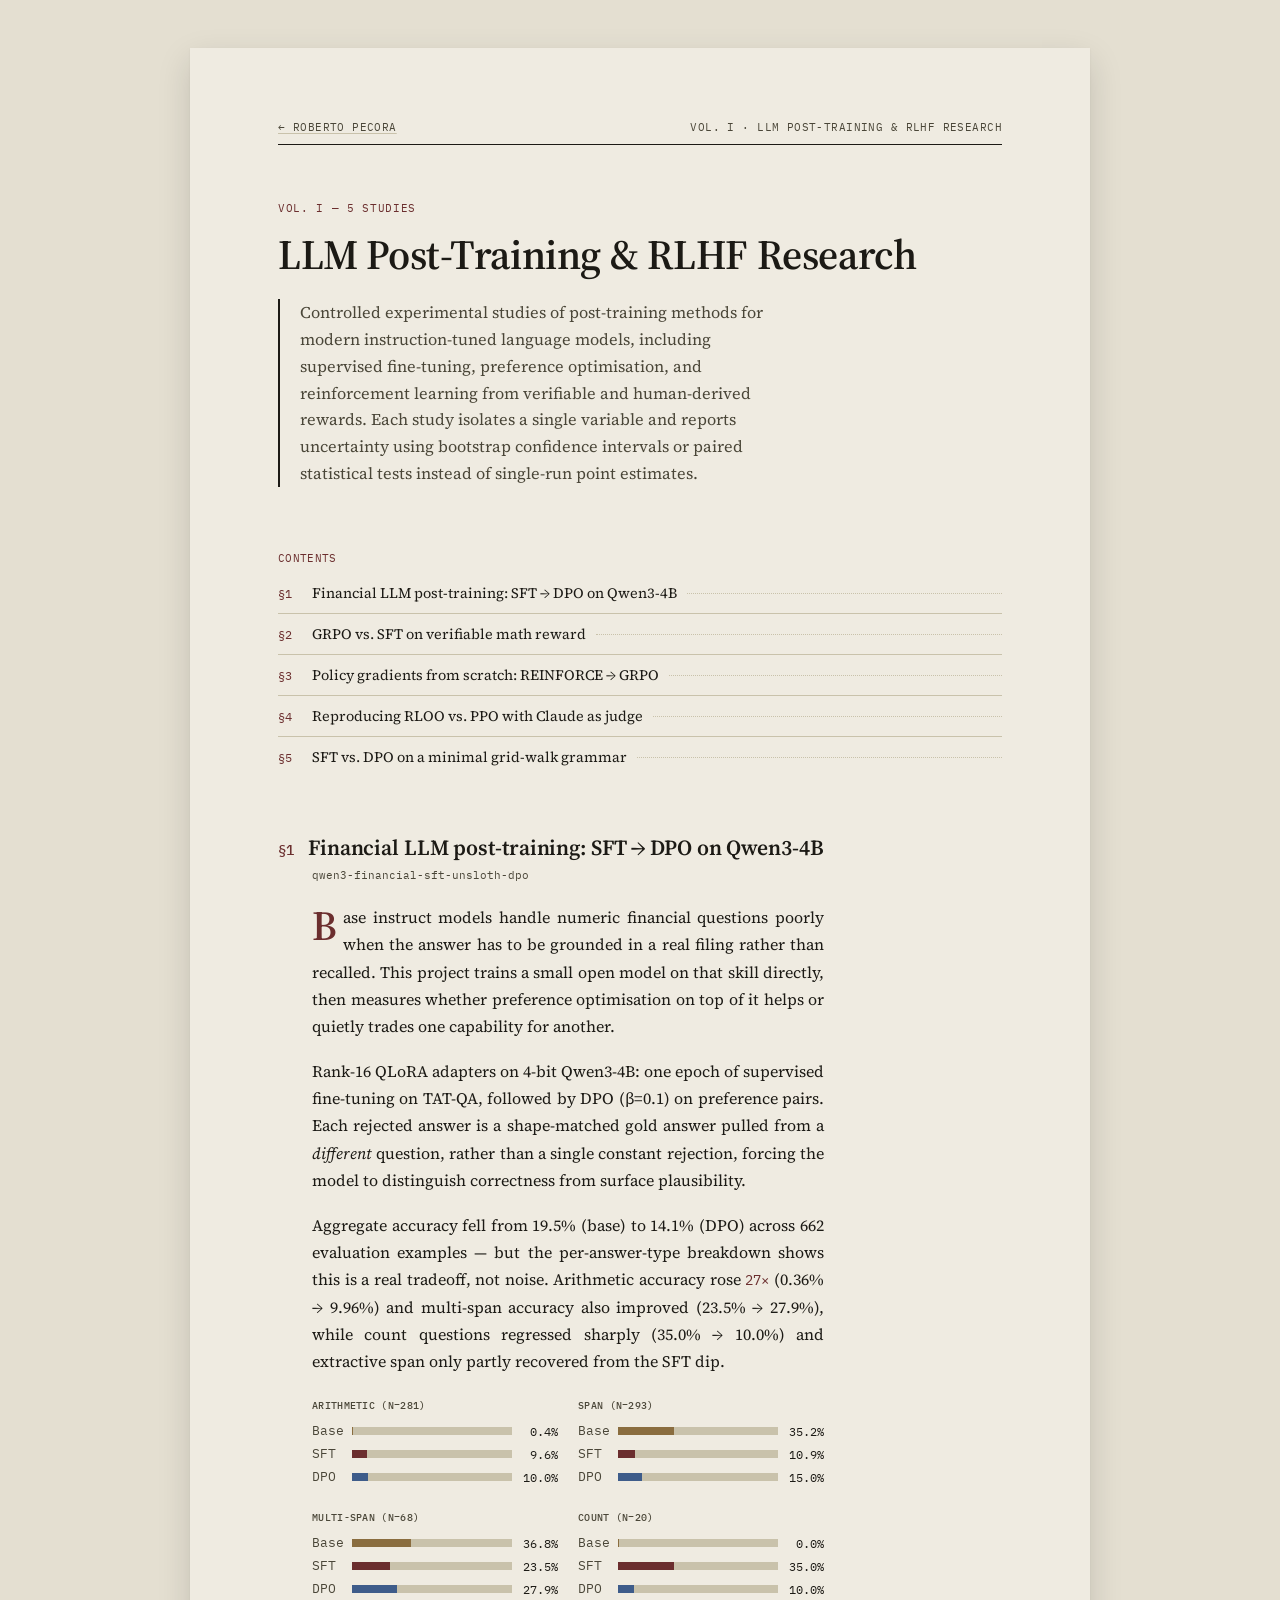
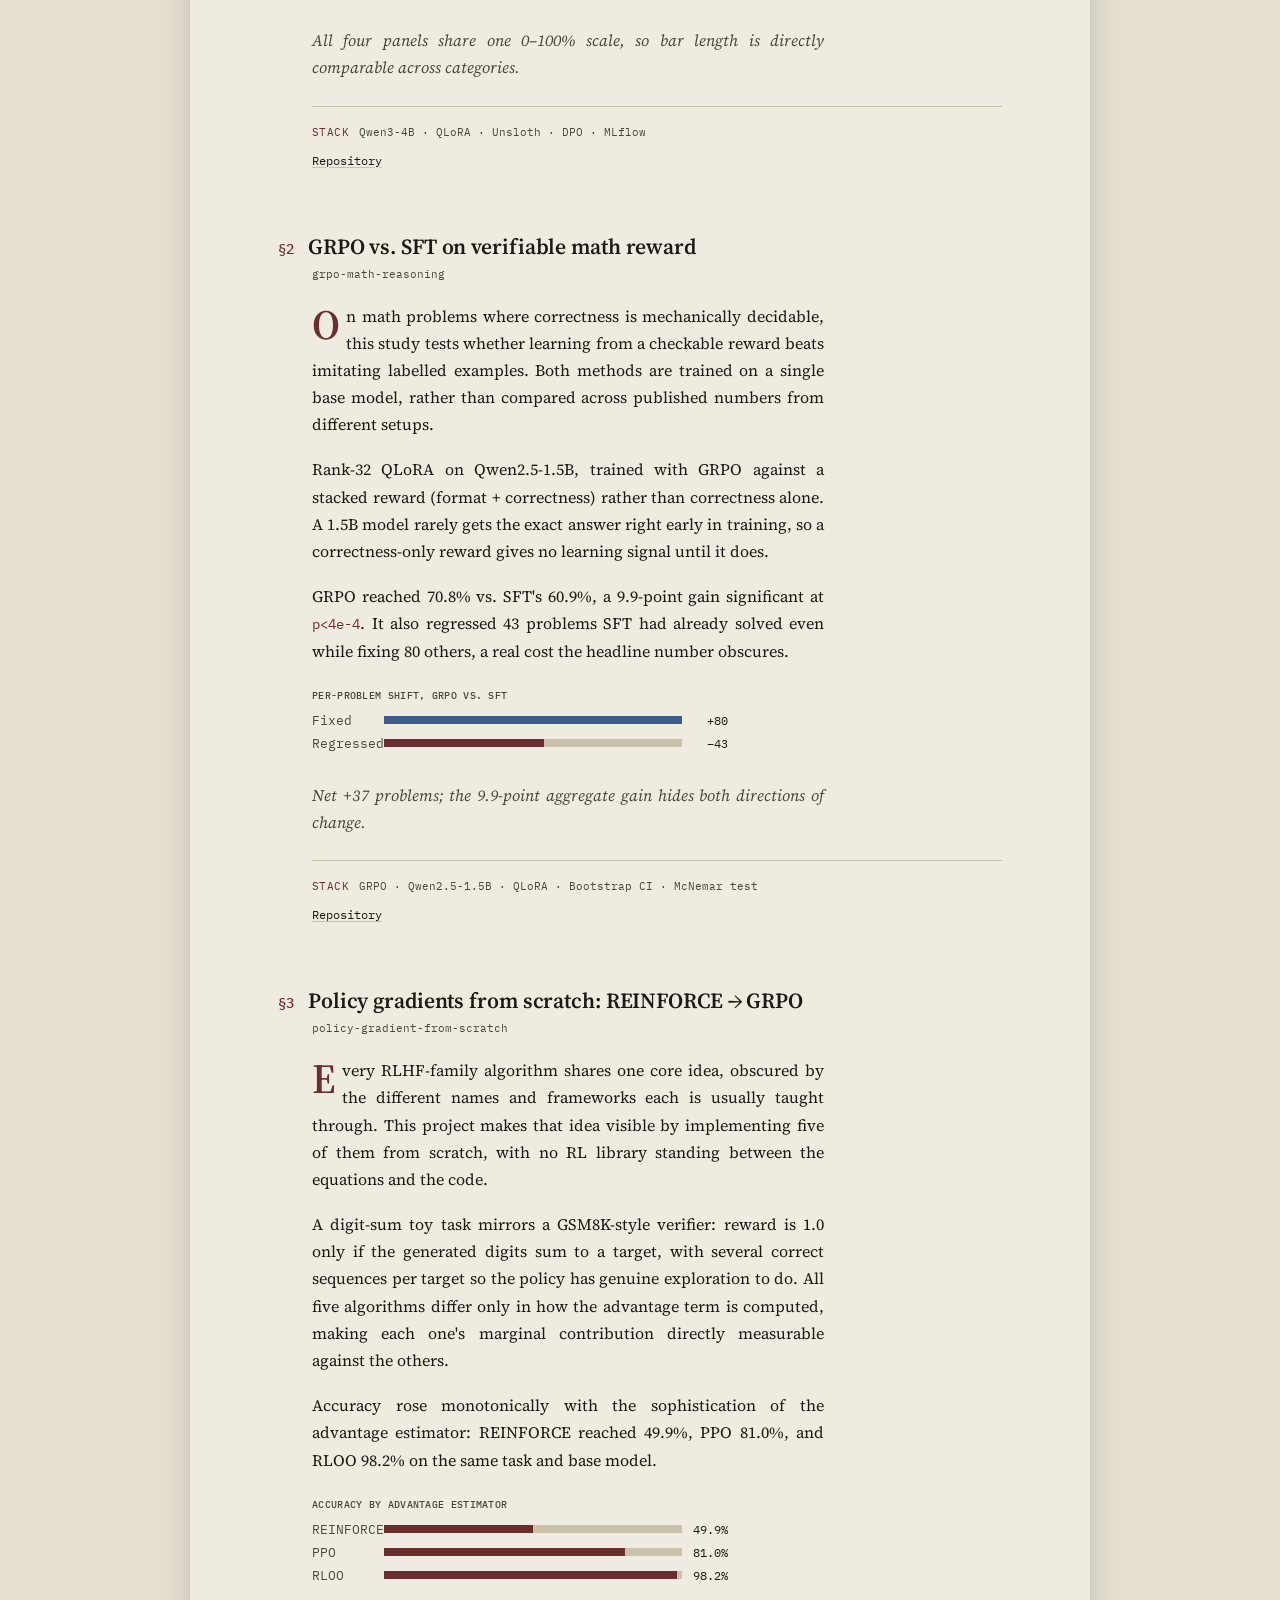
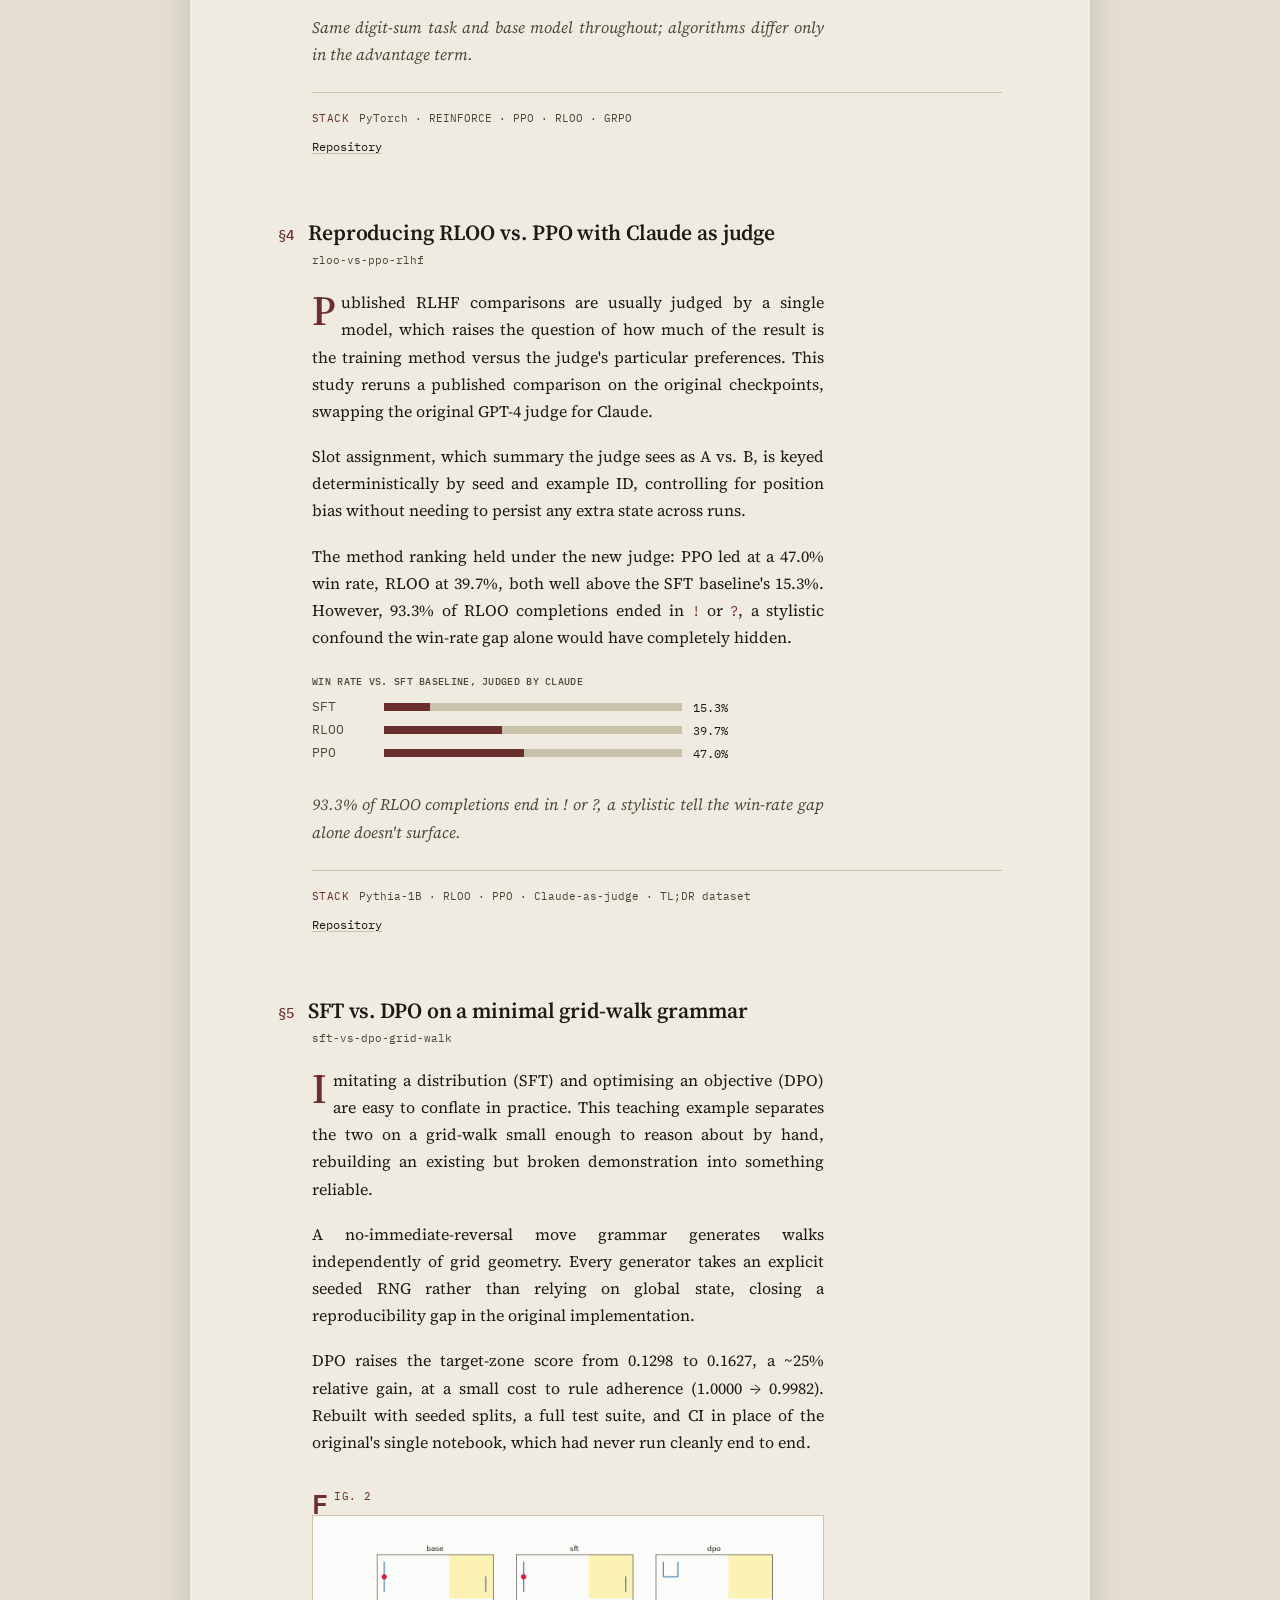
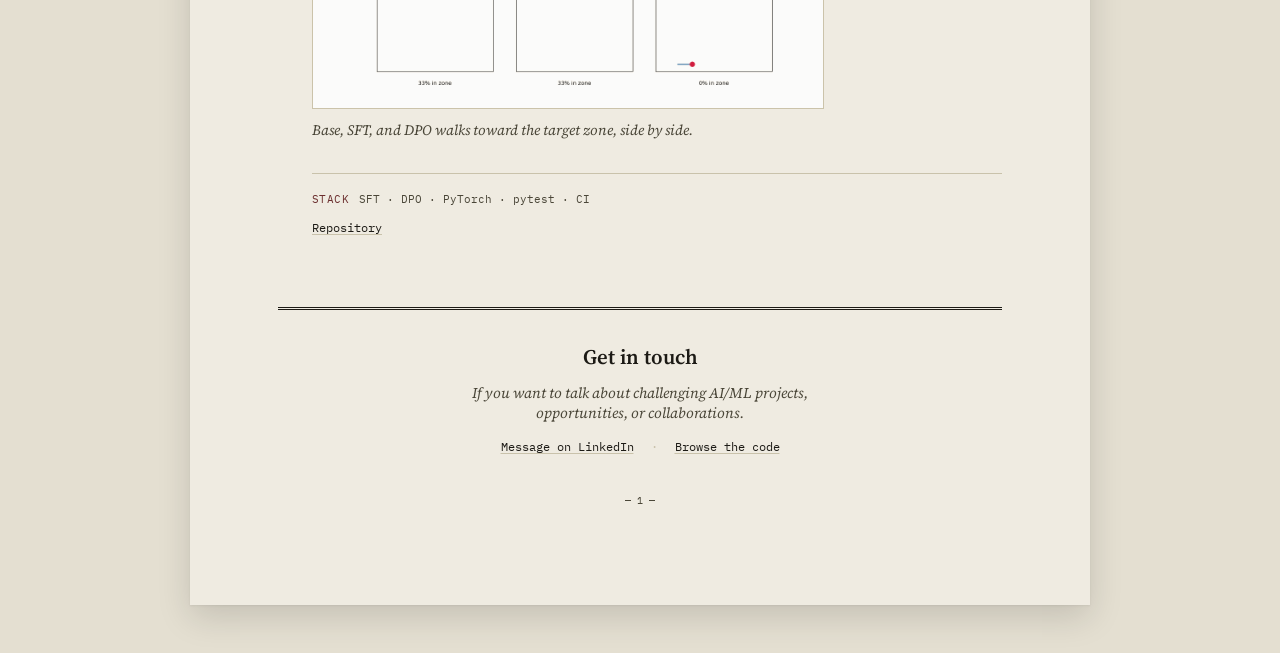
<file: rlhf.html>
<!doctype html>
<html lang="en">
<head>
<meta charset="utf-8">
<meta name="viewport" content="width=device-width,initial-scale=1">
<title>LLM Post-Training &amp; RLHF Research — Roberto Pecora</title>
<meta name="description" content="Five controlled studies comparing SFT, DPO, GRPO, PPO, and RLOO on verifiable and preference-based rewards.">
<link rel="preconnect" href="https://fonts.googleapis.com">
<link rel="stylesheet" href="https://fonts.googleapis.com/css2?family=Source+Serif+4:opsz,wght@8..60,400;8..60,500;8..60,600&family=IBM+Plex+Mono:wght@400;500&display=swap">
<style>
:root{
  --paper: #EFEBE1;
  --paper-shadow: #E4DFD1;
  --ink: #1C1A15;
  --ink-soft: #4A4638;
  --rule: #C9C2AB;
  --rule-heavy: #1C1A15;
  --accent-ink: #6B2E2E;
  --serif: 'Source Serif 4', Georgia, 'Times New Roman', serif;
  --mono: 'IBM Plex Mono', 'SF Mono', Menlo, monospace;
}
*{ box-sizing: border-box; }
body{
  margin:0;
  background:var(--paper-shadow);
  color:var(--ink);
  font-family:var(--serif);
  -webkit-font-smoothing:antialiased;
}

.page{
  max-width:900px;
  margin:48px auto;
  background:var(--paper);
  padding:72px 88px 88px;
  box-shadow:0 1px 2px rgba(0,0,0,0.06), 0 12px 32px rgba(0,0,0,0.14);
}

.running-head{
  display:flex;
  justify-content:space-between;
  font-family:var(--mono);
  font-size:10.5px;
  letter-spacing:0.04em;
  text-transform:uppercase;
  color:var(--ink-soft);
  border-bottom:1px solid var(--rule-heavy);
  padding-bottom:10px;
  margin-bottom:56px;
}
.running-head a{ color:inherit; text-decoration:underline; text-decoration-color:var(--rule); text-underline-offset:2px; }
.running-head a:hover{ color:var(--accent-ink); text-decoration-color:var(--accent-ink); }

.masthead{ margin-bottom:64px; }
.masthead .kicker{
  font-family:var(--mono);
  font-size:11px;
  letter-spacing:0.06em;
  text-transform:uppercase;
  color:var(--accent-ink);
  margin:0 0 16px;
}
.masthead h1{
  font-family:var(--serif);
  font-weight:600;
  font-size:2.6rem;
  line-height:1.15;
  letter-spacing:-0.01em;
  margin:0 0 20px;
  text-wrap:balance;
}
.masthead .abstract{
  font-size:1.02rem;
  line-height:1.65;
  color:var(--ink-soft);
  max-width:62ch;
  border-left:2px solid var(--rule-heavy);
  padding-left:20px;
}

.paper-section{ margin-bottom:64px; }
.paper-section:last-of-type{ margin-bottom:0; }

.section-num{
  display:flex;
  align-items:baseline;
  gap:14px;
  margin-bottom:6px;
}
.section-num .num{
  font-family:var(--mono);
  font-size:0.85rem;
  color:var(--accent-ink);
  font-weight:500;
}
.section-num h2{
  font-family:var(--serif);
  font-weight:600;
  font-size:1.35rem;
  margin:0;
  letter-spacing:-0.005em;
}
.section-meta{
  font-family:var(--mono);
  font-size:10.5px;
  color:var(--ink-soft);
  margin:0 0 22px 34px;
}

.paper-body{ margin-left:34px; }
.paper-body p{
  font-size:1rem;
  line-height:1.7;
  margin:0 0 18px;
  max-width:64ch;
  text-align:justify;
  hyphens:auto;
}
.paper-body p:first-of-type::first-letter{
  font-size:2.6em;
  font-weight:600;
  float:left;
  line-height:0.85;
  padding-right:6px;
  padding-top:4px;
  color:var(--accent-ink);
}
.paper-body code{
  font-family:var(--mono);
  font-size:0.85em;
  color:var(--accent-ink);
}
.paper-body em{ font-style:italic; }

.contents{ margin:0 0 56px; }
.contents-label{
  font-family:var(--mono);
  font-size:10.5px;
  letter-spacing:0.03em;
  text-transform:uppercase;
  color:var(--accent-ink);
  margin:0 0 8px;
}
.contents-entry{
  display:block;
  padding:10px 0;
  border-bottom:1px solid var(--rule);
  text-decoration:none;
  color:inherit;
}
.contents-entry:last-child{ border-bottom:none; }
.contents-row{
  display:flex;
  align-items:baseline;
  gap:10px;
}
.contents-num{
  font-family:var(--mono);
  font-size:0.75rem;
  color:var(--accent-ink);
  flex-shrink:0;
  width:24px;
}
.contents-title{
  font-family:var(--serif);
  font-size:0.9rem;
  flex-shrink:0;
}
.contents-leader{
  flex:1;
  border-bottom:1px dotted var(--rule);
  transform:translateY(-4px);
  min-width:20px;
}
.contents-entry:hover .contents-title{ color:var(--accent-ink); }
.contents-entry:hover .contents-leader{ border-bottom-color:var(--accent-ink); }

.fig{ margin:32px 0; max-width:64ch; }
.fig .fig-label{
  font-family:var(--mono);
  font-size:10.5px;
  letter-spacing:0.03em;
  text-transform:uppercase;
  color:var(--accent-ink);
  margin:0 0 4px;
}
.fig .fig-caption{
  font-family:var(--serif);
  font-style:italic;
  font-size:0.9rem;
  color:var(--ink-soft);
  margin:10px 0 0;
  line-height:1.55;
}
.fig img{
  width:100%;
  height:auto;
  display:block;
  filter: sepia(8%) contrast(0.97);
  border:1px solid var(--rule);
}

.tbl-wrap{ margin:28px 0; max-width:64ch; }
.tbl-label{
  font-family:var(--mono);
  font-size:10.5px;
  letter-spacing:0.03em;
  text-transform:uppercase;
  color:var(--accent-ink);
  margin:0 0 8px;
}
table.paper-table{
  width:100%;
  border-collapse:collapse;
  font-family:var(--serif);
  font-size:0.92rem;
}
table.paper-table thead tr{ border-top:1.5px solid var(--rule-heavy); border-bottom:1px solid var(--rule-heavy); }
table.paper-table th{
  text-align:left;
  font-family:var(--mono);
  font-size:10px;
  letter-spacing:0.03em;
  text-transform:uppercase;
  font-weight:500;
  color:var(--ink-soft);
  padding:7px 14px 7px 0;
}
table.paper-table td{
  padding:7px 14px 7px 0;
  font-variant-numeric:tabular-nums;
  border-bottom:1px solid var(--rule);
}
table.paper-table tbody tr:last-child{ border-bottom:1.5px solid var(--rule-heavy); }
table.paper-table tbody tr:last-child td{ border-bottom:none; }
table.paper-table tr.emphasis td{ font-style:italic; color:var(--accent-ink); }

/* supplementary material — fold-out disclosure */
.supplement{ margin:28px 0; max-width:64ch; }
.supplement summary{
  cursor:pointer;
  list-style:none;
  padding:12px 16px;
  font-family:var(--mono);
  font-size:11.5px;
  letter-spacing:0.03em;
  text-transform:uppercase;
  color:var(--accent-ink);
  background:var(--paper-shadow);
  border:1px solid var(--rule-heavy);
  display:flex;
  align-items:center;
  justify-content:space-between;
  gap:8px;
  transition:background 0.15s ease;
}
.supplement summary:hover{ background:var(--rule); }
.supplement summary::-webkit-details-marker{ display:none; }
.supplement summary::after{
  content:"show ▾";
  font-family:var(--mono);
  font-size:10px;
  color:var(--ink-soft);
  flex-shrink:0;
}
.supplement[open] summary::after{ content:"hide ▴"; }
.supplement[open] summary{ border-bottom:none; background:var(--rule); }
.supplement .supplement-body{ border:1px solid var(--rule-heavy); border-top:none; padding:24px 16px; }

/* small-multiples chart, borderless — grid of mini bar sets */
.chart-panels{
  display:grid;
  grid-template-columns:repeat(auto-fit, minmax(160px, 1fr));
  gap:20px;
  margin:24px 0;
  max-width:64ch;
}
.chart-panels:has(> :only-child){ grid-template-columns:1fr; max-width:52ch; }
.chart-panel h4{
  font-family:var(--mono);
  font-size:10px;
  letter-spacing:0.03em;
  text-transform:uppercase;
  color:var(--ink-soft);
  margin:0 0 10px;
  font-weight:500;
}
.chart-panel-row{
  display:flex;
  align-items:center;
  gap:8px;
  margin-bottom:6px;
  font-size:0.8rem;
}
.chart-panel-row .plabel{ width:32px; flex-shrink:0; font-family:var(--mono); color:var(--ink-soft); }
.chart-panel-row .ptrack{ flex:1; min-width:0; height:8px; background:var(--rule); position:relative; }
.chart-panel-row .pbar{ display:block; height:8px; }
.chart-panel-row .pbar.base{ background:#8A6D3F; }
.chart-panel-row .pbar.sft{ background:var(--accent-ink); }
.chart-panel-row .pbar.dpo{ background:#3E5C8A; }
.chart-panel-row .pbar.gain{ background:#3E5C8A; }
.chart-panel-row .pbar.loss{ background:var(--accent-ink); }
.chart-panel-row .pbar.single{ background:var(--accent-ink); }
.chart-panel-row .plabel.wide{ width:64px; }
.chart-panel-row .pval{ font-family:var(--mono); font-size:0.78rem; color:var(--ink); flex-shrink:0; min-width:38px; text-align:right; }
.chart-note{ font-size:0.88rem; font-style:italic; color:var(--ink-soft); max-width:64ch; margin:0 0 18px; line-height:1.55; }

.apparatus{
  margin:24px 0 0 34px;
  padding-top:18px;
  border-top:1px solid var(--rule);
  font-family:var(--mono);
  font-size:11px;
  color:var(--ink-soft);
}
.apparatus .label{ text-transform:uppercase; letter-spacing:0.04em; color:var(--accent-ink); margin-right:10px; }

.refs{
  margin:14px 0 0 34px;
  font-family:var(--mono);
  font-size:11.5px;
}
.refs a{ color:var(--ink); text-decoration:underline; text-decoration-color:var(--rule); text-underline-offset:2px; }
.refs a:hover{ color:var(--accent-ink); text-decoration-color:var(--accent-ink); }

.colophon{
  margin-top:72px;
  padding-top:32px;
  border-top:3px double var(--rule-heavy);
  text-align:center;
}
.colophon h2{
  font-family:var(--serif);
  font-weight:600;
  font-size:1.3rem;
  margin:0 0 12px;
}
.colophon p{
  font-size:0.92rem;
  color:var(--ink-soft);
  max-width:48ch;
  margin:0 auto 16px;
  font-style:italic;
}
.colophon .contact{
  font-family:var(--mono);
  font-size:11.5px;
  font-style:normal;
}
.colophon .contact a{ color:var(--ink); text-decoration:underline; text-decoration-color:var(--rule); text-underline-offset:2px; }
.colophon .contact a:hover{ color:var(--accent-ink); text-decoration-color:var(--accent-ink); }
.colophon .contact .sep{ margin:0 10px; color:var(--rule); }
.page-num{
  text-align:center;
  font-family:var(--mono);
  font-size:10px;
  color:var(--ink-soft);
  margin-top:40px;
}

@media (max-width:720px){
  .page{ padding:48px 28px 60px; margin:0; }
  .paper-body, .section-meta, .apparatus, .refs{ margin-left:0; }
  .paper-body p{ text-align:left; hyphens:none; }
}
</style>
</head>
<body>
<div class="page">

  <div class="running-head">
    <a href="index.html">← Roberto Pecora</a>
    <span>Vol. I · LLM Post-Training &amp; RLHF Research</span>
  </div>

  <div class="masthead">
    <p class="kicker">Vol. I — 5 studies</p>
    <h1>LLM Post-Training &amp; RLHF Research</h1>
    <p class="abstract">Controlled experimental studies of post-training methods for modern instruction-tuned language models, including supervised fine-tuning, preference optimisation, and reinforcement learning from verifiable and human-derived rewards. Each study isolates a single variable and reports uncertainty using bootstrap confidence intervals or paired statistical tests instead of single-run point estimates.</p>
  </div>

  <nav class="contents">
    <p class="contents-label">Contents</p>
    <a class="contents-entry" href="#qwen3-financial-sft-unsloth-dpo">
      <div class="contents-row">
        <span class="contents-num">§1</span>
        <span class="contents-title">Financial LLM post-training: SFT &rarr; DPO on Qwen3-4B</span>
        <span class="contents-leader"></span>
      </div>
    </a>
    <a class="contents-entry" href="#grpo-math-reasoning">
      <div class="contents-row">
        <span class="contents-num">§2</span>
        <span class="contents-title">GRPO vs. SFT on verifiable math reward</span>
        <span class="contents-leader"></span>
      </div>
    </a>
    <a class="contents-entry" href="#policy-gradient-from-scratch">
      <div class="contents-row">
        <span class="contents-num">§3</span>
        <span class="contents-title">Policy gradients from scratch: REINFORCE &rarr; GRPO</span>
        <span class="contents-leader"></span>
      </div>
    </a>
    <a class="contents-entry" href="#rloo-vs-ppo-rlhf">
      <div class="contents-row">
        <span class="contents-num">§4</span>
        <span class="contents-title">Reproducing RLOO vs. PPO with Claude as judge</span>
        <span class="contents-leader"></span>
      </div>
    </a>
    <a class="contents-entry" href="#sft-vs-dpo-grid-walk">
      <div class="contents-row">
        <span class="contents-num">§5</span>
        <span class="contents-title">SFT vs. DPO on a minimal grid-walk grammar</span>
        <span class="contents-leader"></span>
      </div>
    </a>
  </nav>

  <section class="paper-section" id="qwen3-financial-sft-unsloth-dpo">
    <div class="section-num"><span class="num">§1</span><h2>Financial LLM post-training: SFT → DPO on Qwen3-4B</h2></div>
    <p class="section-meta">qwen3-financial-sft-unsloth-dpo</p>
    <div class="paper-body">
      <p>Base instruct models handle numeric financial questions poorly when the answer has to be grounded in a real filing rather than recalled. This project trains a small open model on that skill directly, then measures whether preference optimisation on top of it helps or quietly trades one capability for another.</p>
      <p>Rank-16 QLoRA adapters on 4-bit Qwen3-4B: one epoch of supervised fine-tuning on TAT-QA, followed by DPO (β=0.1) on preference pairs. Each rejected answer is a shape-matched gold answer pulled from a <em>different</em> question, rather than a single constant rejection, forcing the model to distinguish correctness from surface plausibility.</p>
      <p>Aggregate accuracy fell from 19.5% (base) to 14.1% (DPO) across 662 evaluation examples — but the per-answer-type breakdown shows this is a real tradeoff, not noise. Arithmetic accuracy rose <code>27×</code> (0.36% → 9.96%) and multi-span accuracy also improved (23.5% → 27.9%), while count questions regressed sharply (35.0% → 10.0%) and extractive span only partly recovered from the SFT dip.</p>

      <div class="chart-panels">
        <div class="chart-panel">
          <h4>Arithmetic (n=281)</h4>
          <div class="chart-panel-row"><span class="plabel">Base</span><span class="ptrack"><span class="pbar base" style="width:0.4%"></span></span><span class="pval">0.4%</span></div>
          <div class="chart-panel-row"><span class="plabel">SFT</span><span class="ptrack"><span class="pbar sft" style="width:9.6%"></span></span><span class="pval">9.6%</span></div>
          <div class="chart-panel-row"><span class="plabel">DPO</span><span class="ptrack"><span class="pbar dpo" style="width:10.0%"></span></span><span class="pval">10.0%</span></div>
        </div>
        <div class="chart-panel">
          <h4>Span (n=293)</h4>
          <div class="chart-panel-row"><span class="plabel">Base</span><span class="ptrack"><span class="pbar base" style="width:35.2%"></span></span><span class="pval">35.2%</span></div>
          <div class="chart-panel-row"><span class="plabel">SFT</span><span class="ptrack"><span class="pbar sft" style="width:10.9%"></span></span><span class="pval">10.9%</span></div>
          <div class="chart-panel-row"><span class="plabel">DPO</span><span class="ptrack"><span class="pbar dpo" style="width:15.0%"></span></span><span class="pval">15.0%</span></div>
        </div>
        <div class="chart-panel">
          <h4>Multi-span (n=68)</h4>
          <div class="chart-panel-row"><span class="plabel">Base</span><span class="ptrack"><span class="pbar base" style="width:36.8%"></span></span><span class="pval">36.8%</span></div>
          <div class="chart-panel-row"><span class="plabel">SFT</span><span class="ptrack"><span class="pbar sft" style="width:23.5%"></span></span><span class="pval">23.5%</span></div>
          <div class="chart-panel-row"><span class="plabel">DPO</span><span class="ptrack"><span class="pbar dpo" style="width:27.9%"></span></span><span class="pval">27.9%</span></div>
        </div>
        <div class="chart-panel">
          <h4>Count (n=20)</h4>
          <div class="chart-panel-row"><span class="plabel">Base</span><span class="ptrack"><span class="pbar base" style="width:0.05%"></span></span><span class="pval">0.0%</span></div>
          <div class="chart-panel-row"><span class="plabel">SFT</span><span class="ptrack"><span class="pbar sft" style="width:35.0%"></span></span><span class="pval">35.0%</span></div>
          <div class="chart-panel-row"><span class="plabel">DPO</span><span class="ptrack"><span class="pbar dpo" style="width:10.0%"></span></span><span class="pval">10.0%</span></div>
        </div>
      </div>
      <p class="chart-note">All four panels share one 0–100% scale, so bar length is directly comparable across categories.</p>
    </div>
    <div class="apparatus"><span class="label">Stack</span>Qwen3-4B · QLoRA · Unsloth · DPO · MLflow</div>
    <div class="refs"><a href="https://github.com/Roberto-Pecora/qwen3-financial-sft-unsloth-dpo" target="_blank" rel="noopener">Repository</a></div>
  </section>

  <section class="paper-section" id="grpo-math-reasoning">
    <div class="section-num"><span class="num">§2</span><h2>GRPO vs. SFT on verifiable math reward</h2></div>
    <p class="section-meta">grpo-math-reasoning</p>
    <div class="paper-body">
      <p>On math problems where correctness is mechanically decidable, this study tests whether learning from a checkable reward beats imitating labelled examples. Both methods are trained on a single base model, rather than compared across published numbers from different setups.</p>
      <p>Rank-32 QLoRA on Qwen2.5-1.5B, trained with GRPO against a stacked reward (format + correctness) rather than correctness alone. A 1.5B model rarely gets the exact answer right early in training, so a correctness-only reward gives no learning signal until it does.</p>
      <p>GRPO reached 70.8% vs. SFT's 60.9%, a 9.9-point gain significant at <code>p&lt;4e-4</code>. It also regressed 43 problems SFT had already solved even while fixing 80 others, a real cost the headline number obscures.</p>

      <div class="chart-panels">
        <div class="chart-panel">
          <h4>Per-problem shift, GRPO vs. SFT</h4>
          <div class="chart-panel-row"><span class="plabel wide">Fixed</span><span class="ptrack"><span class="pbar gain" style="width:100%"></span></span><span class="pval">+80</span></div>
          <div class="chart-panel-row"><span class="plabel wide">Regressed</span><span class="ptrack"><span class="pbar loss" style="width:53.8%"></span></span><span class="pval">−43</span></div>
        </div>
      </div>
      <p class="chart-note">Net +37 problems; the 9.9-point aggregate gain hides both directions of change.</p>
    </div>
    <div class="apparatus"><span class="label">Stack</span>GRPO · Qwen2.5-1.5B · QLoRA · Bootstrap CI · McNemar test</div>
    <div class="refs"><a href="https://github.com/Roberto-Pecora/grpo-math-reasoning" target="_blank" rel="noopener">Repository</a></div>
  </section>

  <section class="paper-section" id="policy-gradient-from-scratch">
    <div class="section-num"><span class="num">§3</span><h2>Policy gradients from scratch: REINFORCE → GRPO</h2></div>
    <p class="section-meta">policy-gradient-from-scratch</p>
    <div class="paper-body">
      <p>Every RLHF-family algorithm shares one core idea, obscured by the different names and frameworks each is usually taught through. This project makes that idea visible by implementing five of them from scratch, with no RL library standing between the equations and the code.</p>
      <p>A digit-sum toy task mirrors a GSM8K-style verifier: reward is 1.0 only if the generated digits sum to a target, with several correct sequences per target so the policy has genuine exploration to do. All five algorithms differ only in how the advantage term is computed, making each one's marginal contribution directly measurable against the others.</p>
      <p>Accuracy rose monotonically with the sophistication of the advantage estimator: REINFORCE reached 49.9%, PPO 81.0%, and RLOO 98.2% on the same task and base model.</p>

      <div class="chart-panels">
        <div class="chart-panel">
          <h4>Accuracy by advantage estimator</h4>
          <div class="chart-panel-row"><span class="plabel wide">REINFORCE</span><span class="ptrack"><span class="pbar single" style="width:49.9%"></span></span><span class="pval">49.9%</span></div>
          <div class="chart-panel-row"><span class="plabel wide">PPO</span><span class="ptrack"><span class="pbar single" style="width:81.0%"></span></span><span class="pval">81.0%</span></div>
          <div class="chart-panel-row"><span class="plabel wide">RLOO</span><span class="ptrack"><span class="pbar single" style="width:98.2%"></span></span><span class="pval">98.2%</span></div>
        </div>
      </div>
      <p class="chart-note">Same digit-sum task and base model throughout; algorithms differ only in the advantage term.</p>
    </div>
    <div class="apparatus"><span class="label">Stack</span>PyTorch · REINFORCE · PPO · RLOO · GRPO</div>
    <div class="refs"><a href="https://github.com/Roberto-Pecora/policy-gradient-from-scratch" target="_blank" rel="noopener">Repository</a></div>
  </section>

  <section class="paper-section" id="rloo-vs-ppo-rlhf">
    <div class="section-num"><span class="num">§4</span><h2>Reproducing RLOO vs. PPO with Claude as judge</h2></div>
    <p class="section-meta">rloo-vs-ppo-rlhf</p>
    <div class="paper-body">
      <p>Published RLHF comparisons are usually judged by a single model, which raises the question of how much of the result is the training method versus the judge's particular preferences. This study reruns a published comparison on the original checkpoints, swapping the original GPT-4 judge for Claude.</p>
      <p>Slot assignment, which summary the judge sees as A vs. B, is keyed deterministically by seed and example ID, controlling for position bias without needing to persist any extra state across runs.</p>
      <p>The method ranking held under the new judge: PPO led at a 47.0% win rate, RLOO at 39.7%, both well above the SFT baseline's 15.3%. However, 93.3% of RLOO completions ended in <code>!</code> or <code>?</code>, a stylistic confound the win-rate gap alone would have completely hidden.</p>

      <div class="chart-panels">
        <div class="chart-panel">
          <h4>Win rate vs. SFT baseline, judged by Claude</h4>
          <div class="chart-panel-row"><span class="plabel wide">SFT</span><span class="ptrack"><span class="pbar single" style="width:15.3%"></span></span><span class="pval">15.3%</span></div>
          <div class="chart-panel-row"><span class="plabel wide">RLOO</span><span class="ptrack"><span class="pbar single" style="width:39.7%"></span></span><span class="pval">39.7%</span></div>
          <div class="chart-panel-row"><span class="plabel wide">PPO</span><span class="ptrack"><span class="pbar single" style="width:47.0%"></span></span><span class="pval">47.0%</span></div>
        </div>
      </div>
      <p class="chart-note">93.3% of RLOO completions end in ! or ?, a stylistic tell the win-rate gap alone doesn't surface.</p>
    </div>
    <div class="apparatus"><span class="label">Stack</span>Pythia-1B · RLOO · PPO · Claude-as-judge · TL;DR dataset</div>
    <div class="refs"><a href="https://github.com/Roberto-Pecora/rloo-vs-ppo-rlhf" target="_blank" rel="noopener">Repository</a></div>
  </section>

  <section class="paper-section" id="sft-vs-dpo-grid-walk">
    <div class="section-num"><span class="num">§5</span><h2>SFT vs. DPO on a minimal grid-walk grammar</h2></div>
    <p class="section-meta">sft-vs-dpo-grid-walk</p>
    <div class="paper-body">
      <p>Imitating a distribution (SFT) and optimising an objective (DPO) are easy to conflate in practice. This teaching example separates the two on a grid-walk small enough to reason about by hand, rebuilding an existing but broken demonstration into something reliable.</p>
      <p>A no-immediate-reversal move grammar generates walks independently of grid geometry. Every generator takes an explicit seeded RNG rather than relying on global state, closing a reproducibility gap in the original implementation.</p>
      <p>DPO raises the target-zone score from 0.1298 to 0.1627, a ~25% relative gain, at a small cost to rule adherence (1.0000 → 0.9982). Rebuilt with seeded splits, a full test suite, and CI in place of the original's single notebook, which had never run cleanly end to end.</p>

      <figure class="fig">
        <p class="fig-label">Fig. 2</p>
        <img src="assets/grid-walk-animation.gif" alt="Animated comparison of base, SFT, and DPO policies walking the grid toward the target zone.">
        <p class="fig-caption">Base, SFT, and DPO walks toward the target zone, side by side.</p>
      </figure>
    </div>
    <div class="apparatus"><span class="label">Stack</span>SFT · DPO · PyTorch · pytest · CI</div>
    <div class="refs"><a href="https://github.com/Roberto-Pecora/sft-vs-dpo-grid-walk" target="_blank" rel="noopener">Repository</a></div>
  </section>

  <div class="colophon">
    <h2>Get in touch</h2>
    <p>If you want to talk about challenging AI/ML projects, opportunities, or collaborations.</p>
    <p class="contact">
      <a href="https://www.linkedin.com/in/roberto-pecora-778a632" target="_blank" rel="noopener">Message on LinkedIn</a>
      <span class="sep">·</span>
      <a href="https://github.com/Roberto-Pecora" target="_blank" rel="noopener">Browse the code</a>
    </p>
  </div>

  <p class="page-num">— 1 —</p>

</div>
</body>
</html>
</file>
